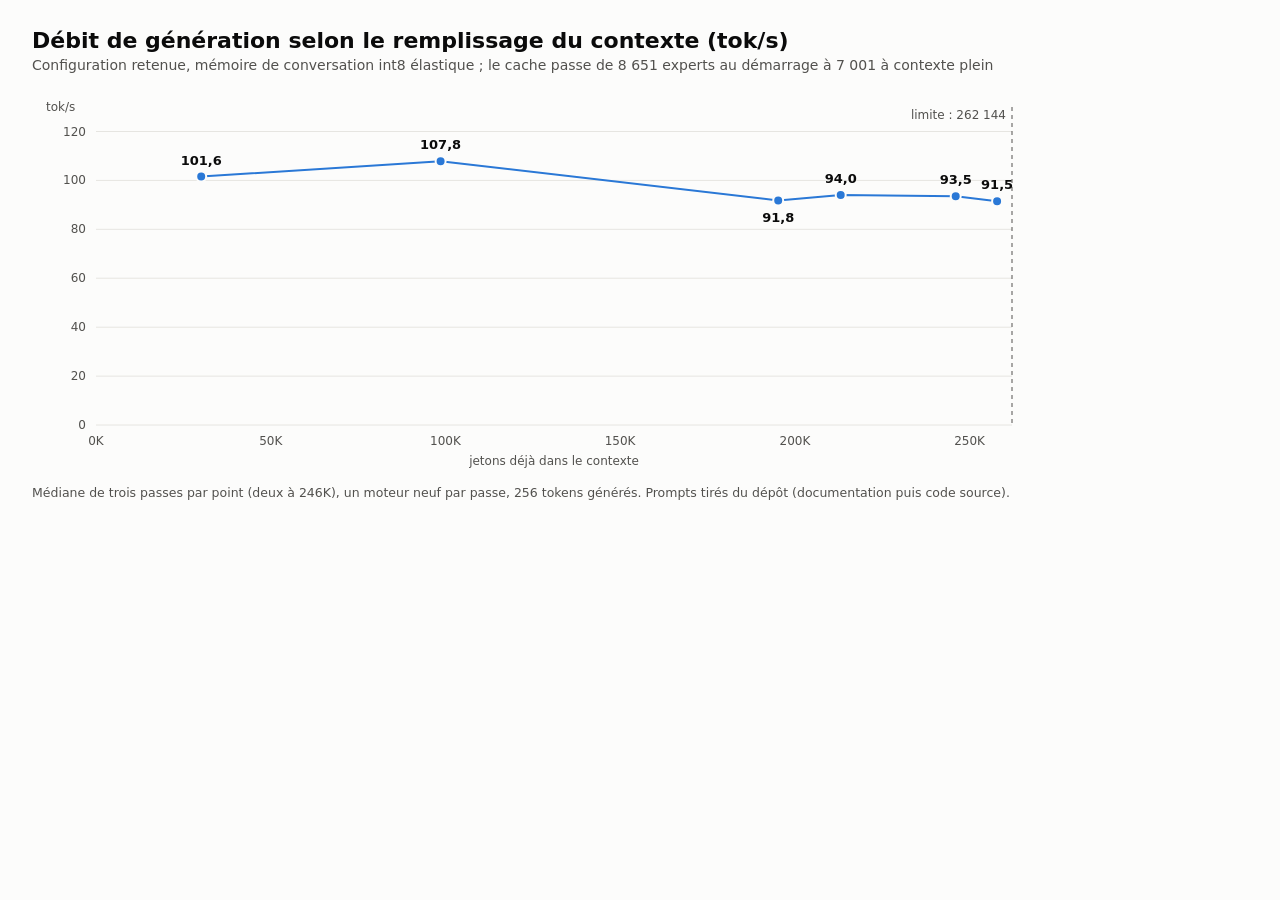
<file: docs/img/long_context.fr.html>
<!doctype html><meta charset=utf-8><title>Débit de génération selon le remplissage du contexte (tok/s)</title><style>body{margin:0;background:#fcfcfb;font-family:system-ui,-apple-system,'Segoe UI',sans-serif;color:#0b0b0b}
.wrap{padding:28px 32px}h1{font-size:22px;margin:0 0 4px;font-weight:650}p.sub{margin:0 0 18px;color:#52514e;font-size:14px}
text{font-family:system-ui,-apple-system,'Segoe UI',sans-serif}.note{color:#52514e;font-size:12.5px;margin-top:10px}</style><div class=wrap style='width:1040px'><h1>Débit de génération selon le remplissage du contexte (tok/s)</h1><p class=sub>Configuration retenue, mémoire de conversation int8 élastique ; le cache passe de 8 651 experts au démarrage à 7 001 à contexte plein</p><svg width=1040 height=380 xmlns='http://www.w3.org/2000/svg'><line x1=64 y1=334.0 x2=980 y2=334.0 stroke='#e6e5e1' stroke-width=1 /><text x=54 y=338.0 font-size=12 fill='#52514e' text-anchor=end>0</text><line x1=64 y1=285.1 x2=980 y2=285.1 stroke='#e6e5e1' stroke-width=1 /><text x=54 y=289.1 font-size=12 fill='#52514e' text-anchor=end>20</text><line x1=64 y1=236.2 x2=980 y2=236.2 stroke='#e6e5e1' stroke-width=1 /><text x=54 y=240.2 font-size=12 fill='#52514e' text-anchor=end>40</text><line x1=64 y1=187.2 x2=980 y2=187.2 stroke='#e6e5e1' stroke-width=1 /><text x=54 y=191.2 font-size=12 fill='#52514e' text-anchor=end>60</text><line x1=64 y1=138.3 x2=980 y2=138.3 stroke='#e6e5e1' stroke-width=1 /><text x=54 y=142.3 font-size=12 fill='#52514e' text-anchor=end>80</text><line x1=64 y1=89.4 x2=980 y2=89.4 stroke='#e6e5e1' stroke-width=1 /><text x=54 y=93.4 font-size=12 fill='#52514e' text-anchor=end>100</text><line x1=64 y1=40.5 x2=980 y2=40.5 stroke='#e6e5e1' stroke-width=1 /><text x=54 y=44.5 font-size=12 fill='#52514e' text-anchor=end>120</text><text x=64.0 y=354 font-size=12 fill='#52514e' text-anchor=middle>0K</text><text x=238.7 y=354 font-size=12 fill='#52514e' text-anchor=middle>50K</text><text x=413.4 y=354 font-size=12 fill='#52514e' text-anchor=middle>100K</text><text x=588.1 y=354 font-size=12 fill='#52514e' text-anchor=middle>150K</text><text x=762.9 y=354 font-size=12 fill='#52514e' text-anchor=middle>200K</text><text x=937.6 y=354 font-size=12 fill='#52514e' text-anchor=middle>250K</text><line x1=980.0 y1=16 x2=980.0 y2=334 stroke='#52514e' stroke-width=1 stroke-dasharray='4 4'/><text x=974.0 y=28 font-size=12 fill='#52514e' text-anchor=end>limite : 262 144</text><polyline fill=none stroke='#2a78d6' stroke-width=2 stroke-linejoin=round points='169.2,85.5 408.6,70.3 746.2,109.4 808.7,104.1 923.7,105.3 965.1,110.2'/><circle cx=169.2 cy=85.5 r=5 fill='#2a78d6' stroke='#fcfcfb' stroke-width=2 /><text x=169.2 y=73.5 font-size=13 font-weight=650 fill='#0b0b0b' text-anchor=middle>101,6</text><circle cx=408.6 cy=70.3 r=5 fill='#2a78d6' stroke='#fcfcfb' stroke-width=2 /><text x=408.6 y=58.3 font-size=13 font-weight=650 fill='#0b0b0b' text-anchor=middle>107,8</text><circle cx=746.2 cy=109.4 r=5 fill='#2a78d6' stroke='#fcfcfb' stroke-width=2 /><text x=746.2 y=131.4 font-size=13 font-weight=650 fill='#0b0b0b' text-anchor=middle>91,8</text><circle cx=808.7 cy=104.1 r=5 fill='#2a78d6' stroke='#fcfcfb' stroke-width=2 /><text x=808.7 y=92.1 font-size=13 font-weight=650 fill='#0b0b0b' text-anchor=middle>94,0</text><circle cx=923.7 cy=105.3 r=5 fill='#2a78d6' stroke='#fcfcfb' stroke-width=2 /><text x=923.7 y=93.3 font-size=13 font-weight=650 fill='#0b0b0b' text-anchor=middle>93,5</text><circle cx=965.1 cy=110.2 r=5 fill='#2a78d6' stroke='#fcfcfb' stroke-width=2 /><text x=965.1 y=98.2 font-size=13 font-weight=650 fill='#0b0b0b' text-anchor=middle>91,5</text><text x=522.0 y=374 font-size=12 fill='#52514e' text-anchor=middle>jetons déjà dans le contexte</text><text x=14 y=20 font-size=12 fill='#52514e'>tok/s</text></svg><p class=note>Médiane de trois passes par point (deux à 246K), un moteur neuf par passe, 256 tokens générés. Prompts tirés du dépôt (documentation puis code source).</p></div>
</file>
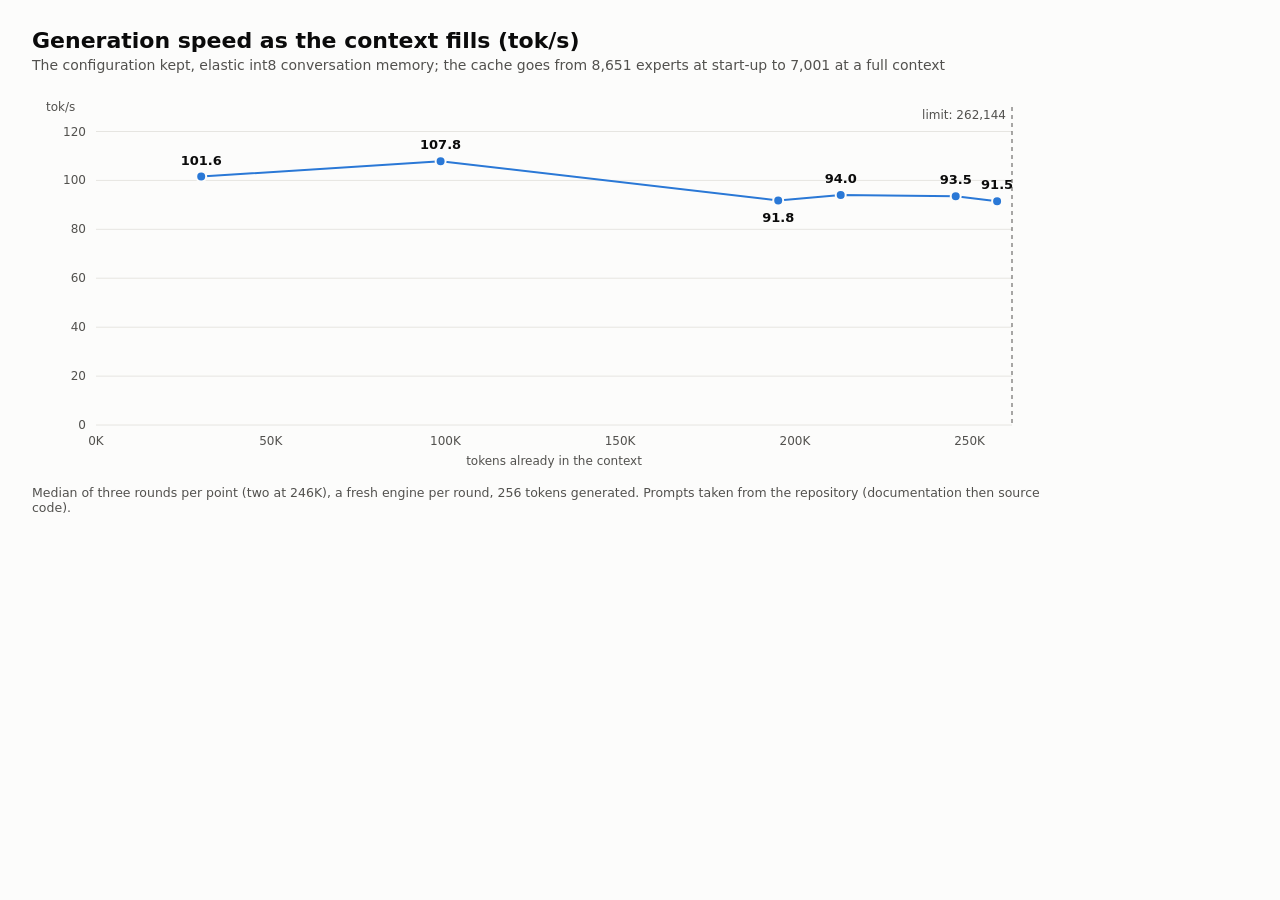
<file: docs/img/long_context.html>
<!doctype html><meta charset=utf-8><title>Generation speed as the context fills (tok/s)</title><style>body{margin:0;background:#fcfcfb;font-family:system-ui,-apple-system,'Segoe UI',sans-serif;color:#0b0b0b}
.wrap{padding:28px 32px}h1{font-size:22px;margin:0 0 4px;font-weight:650}p.sub{margin:0 0 18px;color:#52514e;font-size:14px}
text{font-family:system-ui,-apple-system,'Segoe UI',sans-serif}.note{color:#52514e;font-size:12.5px;margin-top:10px}</style><div class=wrap style='width:1040px'><h1>Generation speed as the context fills (tok/s)</h1><p class=sub>The configuration kept, elastic int8 conversation memory; the cache goes from 8,651 experts at start-up to 7,001 at a full context</p><svg width=1040 height=380 xmlns='http://www.w3.org/2000/svg'><line x1=64 y1=334.0 x2=980 y2=334.0 stroke='#e6e5e1' stroke-width=1 /><text x=54 y=338.0 font-size=12 fill='#52514e' text-anchor=end>0</text><line x1=64 y1=285.1 x2=980 y2=285.1 stroke='#e6e5e1' stroke-width=1 /><text x=54 y=289.1 font-size=12 fill='#52514e' text-anchor=end>20</text><line x1=64 y1=236.2 x2=980 y2=236.2 stroke='#e6e5e1' stroke-width=1 /><text x=54 y=240.2 font-size=12 fill='#52514e' text-anchor=end>40</text><line x1=64 y1=187.2 x2=980 y2=187.2 stroke='#e6e5e1' stroke-width=1 /><text x=54 y=191.2 font-size=12 fill='#52514e' text-anchor=end>60</text><line x1=64 y1=138.3 x2=980 y2=138.3 stroke='#e6e5e1' stroke-width=1 /><text x=54 y=142.3 font-size=12 fill='#52514e' text-anchor=end>80</text><line x1=64 y1=89.4 x2=980 y2=89.4 stroke='#e6e5e1' stroke-width=1 /><text x=54 y=93.4 font-size=12 fill='#52514e' text-anchor=end>100</text><line x1=64 y1=40.5 x2=980 y2=40.5 stroke='#e6e5e1' stroke-width=1 /><text x=54 y=44.5 font-size=12 fill='#52514e' text-anchor=end>120</text><text x=64.0 y=354 font-size=12 fill='#52514e' text-anchor=middle>0K</text><text x=238.7 y=354 font-size=12 fill='#52514e' text-anchor=middle>50K</text><text x=413.4 y=354 font-size=12 fill='#52514e' text-anchor=middle>100K</text><text x=588.1 y=354 font-size=12 fill='#52514e' text-anchor=middle>150K</text><text x=762.9 y=354 font-size=12 fill='#52514e' text-anchor=middle>200K</text><text x=937.6 y=354 font-size=12 fill='#52514e' text-anchor=middle>250K</text><line x1=980.0 y1=16 x2=980.0 y2=334 stroke='#52514e' stroke-width=1 stroke-dasharray='4 4'/><text x=974.0 y=28 font-size=12 fill='#52514e' text-anchor=end>limit: 262,144</text><polyline fill=none stroke='#2a78d6' stroke-width=2 stroke-linejoin=round points='169.2,85.5 408.6,70.3 746.2,109.4 808.7,104.1 923.7,105.3 965.1,110.2'/><circle cx=169.2 cy=85.5 r=5 fill='#2a78d6' stroke='#fcfcfb' stroke-width=2 /><text x=169.2 y=73.5 font-size=13 font-weight=650 fill='#0b0b0b' text-anchor=middle>101.6</text><circle cx=408.6 cy=70.3 r=5 fill='#2a78d6' stroke='#fcfcfb' stroke-width=2 /><text x=408.6 y=58.3 font-size=13 font-weight=650 fill='#0b0b0b' text-anchor=middle>107.8</text><circle cx=746.2 cy=109.4 r=5 fill='#2a78d6' stroke='#fcfcfb' stroke-width=2 /><text x=746.2 y=131.4 font-size=13 font-weight=650 fill='#0b0b0b' text-anchor=middle>91.8</text><circle cx=808.7 cy=104.1 r=5 fill='#2a78d6' stroke='#fcfcfb' stroke-width=2 /><text x=808.7 y=92.1 font-size=13 font-weight=650 fill='#0b0b0b' text-anchor=middle>94.0</text><circle cx=923.7 cy=105.3 r=5 fill='#2a78d6' stroke='#fcfcfb' stroke-width=2 /><text x=923.7 y=93.3 font-size=13 font-weight=650 fill='#0b0b0b' text-anchor=middle>93.5</text><circle cx=965.1 cy=110.2 r=5 fill='#2a78d6' stroke='#fcfcfb' stroke-width=2 /><text x=965.1 y=98.2 font-size=13 font-weight=650 fill='#0b0b0b' text-anchor=middle>91.5</text><text x=522.0 y=374 font-size=12 fill='#52514e' text-anchor=middle>tokens already in the context</text><text x=14 y=20 font-size=12 fill='#52514e'>tok/s</text></svg><p class=note>Median of three rounds per point (two at 246K), a fresh engine per round, 256 tokens generated. Prompts taken from the repository (documentation then source code).</p></div>
</file>
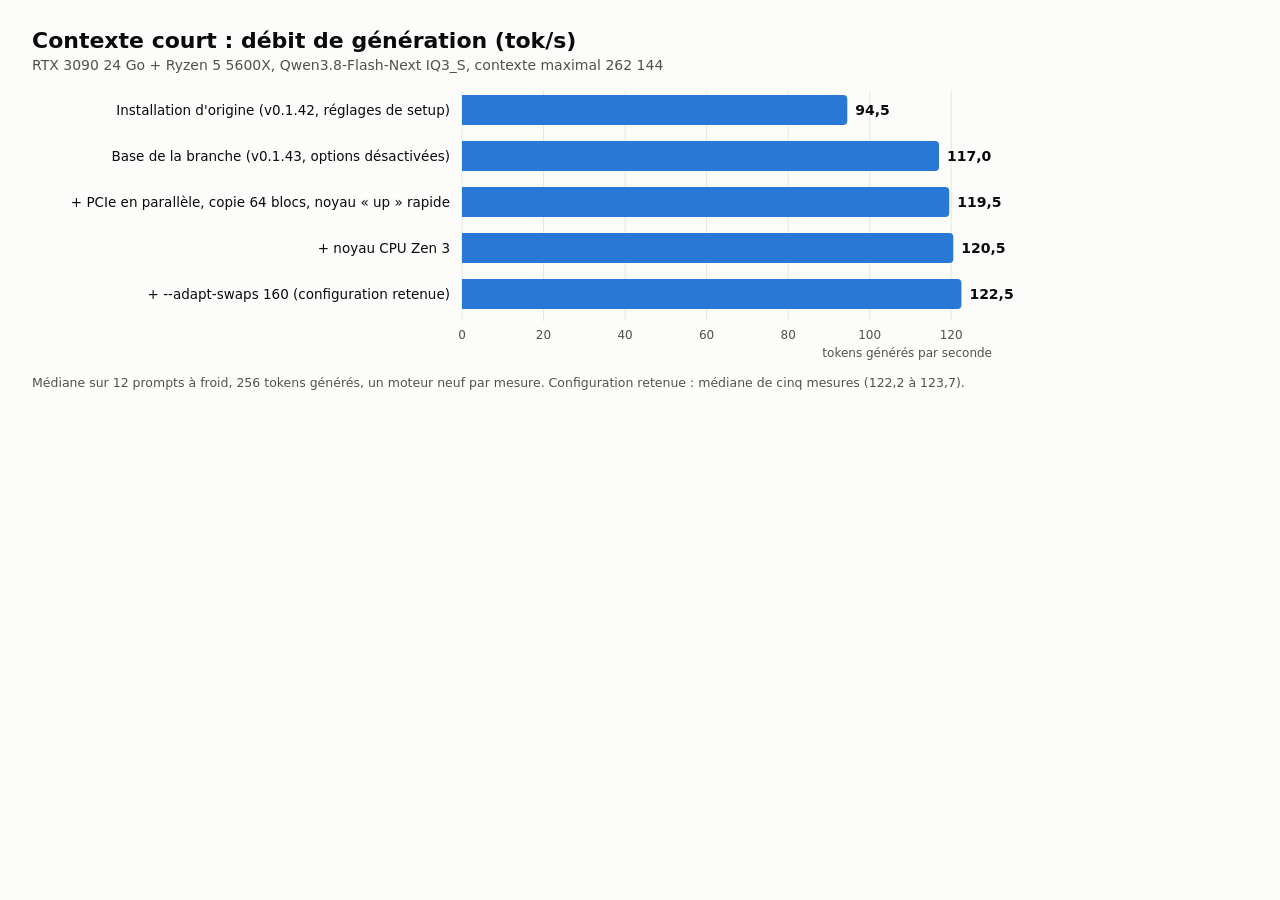
<file: docs/img/short_context.fr.html>
<!doctype html><meta charset=utf-8><title>Contexte court : débit de génération (tok/s)</title><style>body{margin:0;background:#fcfcfb;font-family:system-ui,-apple-system,'Segoe UI',sans-serif;color:#0b0b0b}
.wrap{padding:28px 32px}h1{font-size:22px;margin:0 0 4px;font-weight:650}p.sub{margin:0 0 18px;color:#52514e;font-size:14px}
text{font-family:system-ui,-apple-system,'Segoe UI',sans-serif}.note{color:#52514e;font-size:12.5px;margin-top:10px}</style><div class=wrap style='width:1040px'><h1>Contexte court : débit de génération (tok/s)</h1><p class=sub>RTX 3090 24 Go + Ryzen 5 5600X, Qwen3.8-Flash-Next IQ3_S, contexte maximal 262 144</p><svg width=1040 height=270 xmlns='http://www.w3.org/2000/svg'><line x1=430.0 y1=0 x2=430.0 y2=230 stroke='#e6e5e1' stroke-width=1 /><text x=430.0 y=248 font-size=12 fill='#52514e' text-anchor=middle>0</text><line x1=511.5 y1=0 x2=511.5 y2=230 stroke='#e6e5e1' stroke-width=1 /><text x=511.5 y=248 font-size=12 fill='#52514e' text-anchor=middle>20</text><line x1=593.1 y1=0 x2=593.1 y2=230 stroke='#e6e5e1' stroke-width=1 /><text x=593.1 y=248 font-size=12 fill='#52514e' text-anchor=middle>40</text><line x1=674.6 y1=0 x2=674.6 y2=230 stroke='#e6e5e1' stroke-width=1 /><text x=674.6 y=248 font-size=12 fill='#52514e' text-anchor=middle>60</text><line x1=756.2 y1=0 x2=756.2 y2=230 stroke='#e6e5e1' stroke-width=1 /><text x=756.2 y=248 font-size=12 fill='#52514e' text-anchor=middle>80</text><line x1=837.7 y1=0 x2=837.7 y2=230 stroke='#e6e5e1' stroke-width=1 /><text x=837.7 y=248 font-size=12 fill='#52514e' text-anchor=middle>100</text><line x1=919.2 y1=0 x2=919.2 y2=230 stroke='#e6e5e1' stroke-width=1 /><text x=919.2 y=248 font-size=12 fill='#52514e' text-anchor=middle>120</text><text x=418 y=24.0 font-size=13.5 fill='#0b0b0b' text-anchor=end>Installation d&#x27;origine (v0.1.42, réglages de setup)</text><path d='M430 4 h381.3 a4 4 0 0 1 4 4 v22 a4 4 0 0 1 -4 4 h-381.3 z' fill='#2a78d6'/><text x=823.3 y=24.0 font-size=14 font-weight=650 fill='#0b0b0b'>94,5</text><text x=418 y=70.0 font-size=13.5 fill='#0b0b0b' text-anchor=end>Base de la branche (v0.1.43, options désactivées)</text><path d='M430 50 h473.0 a4 4 0 0 1 4 4 v22 a4 4 0 0 1 -4 4 h-473.0 z' fill='#2a78d6'/><text x=915.0 y=70.0 font-size=14 font-weight=650 fill='#0b0b0b'>117,0</text><text x=418 y=116.0 font-size=13.5 fill='#0b0b0b' text-anchor=end>+ PCIe en parallèle, copie 64 blocs, noyau « up » rapide</text><path d='M430 96 h483.2 a4 4 0 0 1 4 4 v22 a4 4 0 0 1 -4 4 h-483.2 z' fill='#2a78d6'/><text x=925.2 y=116.0 font-size=14 font-weight=650 fill='#0b0b0b'>119,5</text><text x=418 y=162.0 font-size=13.5 fill='#0b0b0b' text-anchor=end>+ noyau CPU Zen 3</text><path d='M430 142 h487.3 a4 4 0 0 1 4 4 v22 a4 4 0 0 1 -4 4 h-487.3 z' fill='#2a78d6'/><text x=929.3 y=162.0 font-size=14 font-weight=650 fill='#0b0b0b'>120,5</text><text x=418 y=208.0 font-size=13.5 fill='#0b0b0b' text-anchor=end>+ --adapt-swaps 160 (configuration retenue)</text><path d='M430 188 h495.4 a4 4 0 0 1 4 4 v22 a4 4 0 0 1 -4 4 h-495.4 z' fill='#2a78d6'/><text x=937.4 y=208.0 font-size=14 font-weight=650 fill='#0b0b0b'>122,5</text><text x=960 y=266 font-size=12 fill='#52514e' text-anchor=end>tokens générés par seconde</text></svg><p class=note>Médiane sur 12 prompts à froid, 256 tokens générés, un moteur neuf par mesure. Configuration retenue : médiane de cinq mesures (122,2 à 123,7).</p></div>
</file>
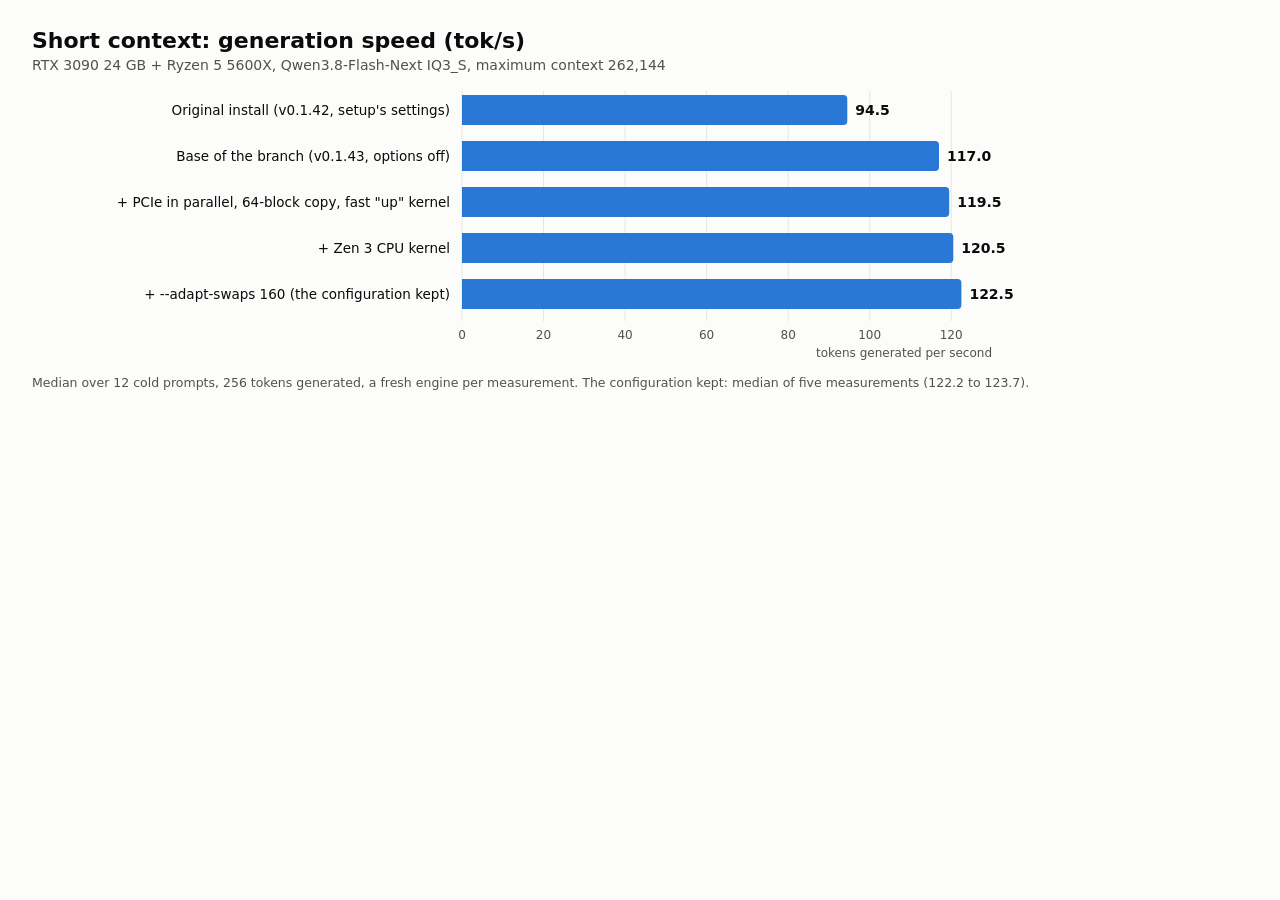
<file: docs/img/short_context.html>
<!doctype html><meta charset=utf-8><title>Short context: generation speed (tok/s)</title><style>body{margin:0;background:#fcfcfb;font-family:system-ui,-apple-system,'Segoe UI',sans-serif;color:#0b0b0b}
.wrap{padding:28px 32px}h1{font-size:22px;margin:0 0 4px;font-weight:650}p.sub{margin:0 0 18px;color:#52514e;font-size:14px}
text{font-family:system-ui,-apple-system,'Segoe UI',sans-serif}.note{color:#52514e;font-size:12.5px;margin-top:10px}</style><div class=wrap style='width:1040px'><h1>Short context: generation speed (tok/s)</h1><p class=sub>RTX 3090 24 GB + Ryzen 5 5600X, Qwen3.8-Flash-Next IQ3_S, maximum context 262,144</p><svg width=1040 height=270 xmlns='http://www.w3.org/2000/svg'><line x1=430.0 y1=0 x2=430.0 y2=230 stroke='#e6e5e1' stroke-width=1 /><text x=430.0 y=248 font-size=12 fill='#52514e' text-anchor=middle>0</text><line x1=511.5 y1=0 x2=511.5 y2=230 stroke='#e6e5e1' stroke-width=1 /><text x=511.5 y=248 font-size=12 fill='#52514e' text-anchor=middle>20</text><line x1=593.1 y1=0 x2=593.1 y2=230 stroke='#e6e5e1' stroke-width=1 /><text x=593.1 y=248 font-size=12 fill='#52514e' text-anchor=middle>40</text><line x1=674.6 y1=0 x2=674.6 y2=230 stroke='#e6e5e1' stroke-width=1 /><text x=674.6 y=248 font-size=12 fill='#52514e' text-anchor=middle>60</text><line x1=756.2 y1=0 x2=756.2 y2=230 stroke='#e6e5e1' stroke-width=1 /><text x=756.2 y=248 font-size=12 fill='#52514e' text-anchor=middle>80</text><line x1=837.7 y1=0 x2=837.7 y2=230 stroke='#e6e5e1' stroke-width=1 /><text x=837.7 y=248 font-size=12 fill='#52514e' text-anchor=middle>100</text><line x1=919.2 y1=0 x2=919.2 y2=230 stroke='#e6e5e1' stroke-width=1 /><text x=919.2 y=248 font-size=12 fill='#52514e' text-anchor=middle>120</text><text x=418 y=24.0 font-size=13.5 fill='#0b0b0b' text-anchor=end>Original install (v0.1.42, setup&#x27;s settings)</text><path d='M430 4 h381.3 a4 4 0 0 1 4 4 v22 a4 4 0 0 1 -4 4 h-381.3 z' fill='#2a78d6'/><text x=823.3 y=24.0 font-size=14 font-weight=650 fill='#0b0b0b'>94.5</text><text x=418 y=70.0 font-size=13.5 fill='#0b0b0b' text-anchor=end>Base of the branch (v0.1.43, options off)</text><path d='M430 50 h473.0 a4 4 0 0 1 4 4 v22 a4 4 0 0 1 -4 4 h-473.0 z' fill='#2a78d6'/><text x=915.0 y=70.0 font-size=14 font-weight=650 fill='#0b0b0b'>117.0</text><text x=418 y=116.0 font-size=13.5 fill='#0b0b0b' text-anchor=end>+ PCIe in parallel, 64-block copy, fast &quot;up&quot; kernel</text><path d='M430 96 h483.2 a4 4 0 0 1 4 4 v22 a4 4 0 0 1 -4 4 h-483.2 z' fill='#2a78d6'/><text x=925.2 y=116.0 font-size=14 font-weight=650 fill='#0b0b0b'>119.5</text><text x=418 y=162.0 font-size=13.5 fill='#0b0b0b' text-anchor=end>+ Zen 3 CPU kernel</text><path d='M430 142 h487.3 a4 4 0 0 1 4 4 v22 a4 4 0 0 1 -4 4 h-487.3 z' fill='#2a78d6'/><text x=929.3 y=162.0 font-size=14 font-weight=650 fill='#0b0b0b'>120.5</text><text x=418 y=208.0 font-size=13.5 fill='#0b0b0b' text-anchor=end>+ --adapt-swaps 160 (the configuration kept)</text><path d='M430 188 h495.4 a4 4 0 0 1 4 4 v22 a4 4 0 0 1 -4 4 h-495.4 z' fill='#2a78d6'/><text x=937.4 y=208.0 font-size=14 font-weight=650 fill='#0b0b0b'>122.5</text><text x=960 y=266 font-size=12 fill='#52514e' text-anchor=end>tokens generated per second</text></svg><p class=note>Median over 12 cold prompts, 256 tokens generated, a fresh engine per measurement. The configuration kept: median of five measurements (122.2 to 123.7).</p></div>
</file>
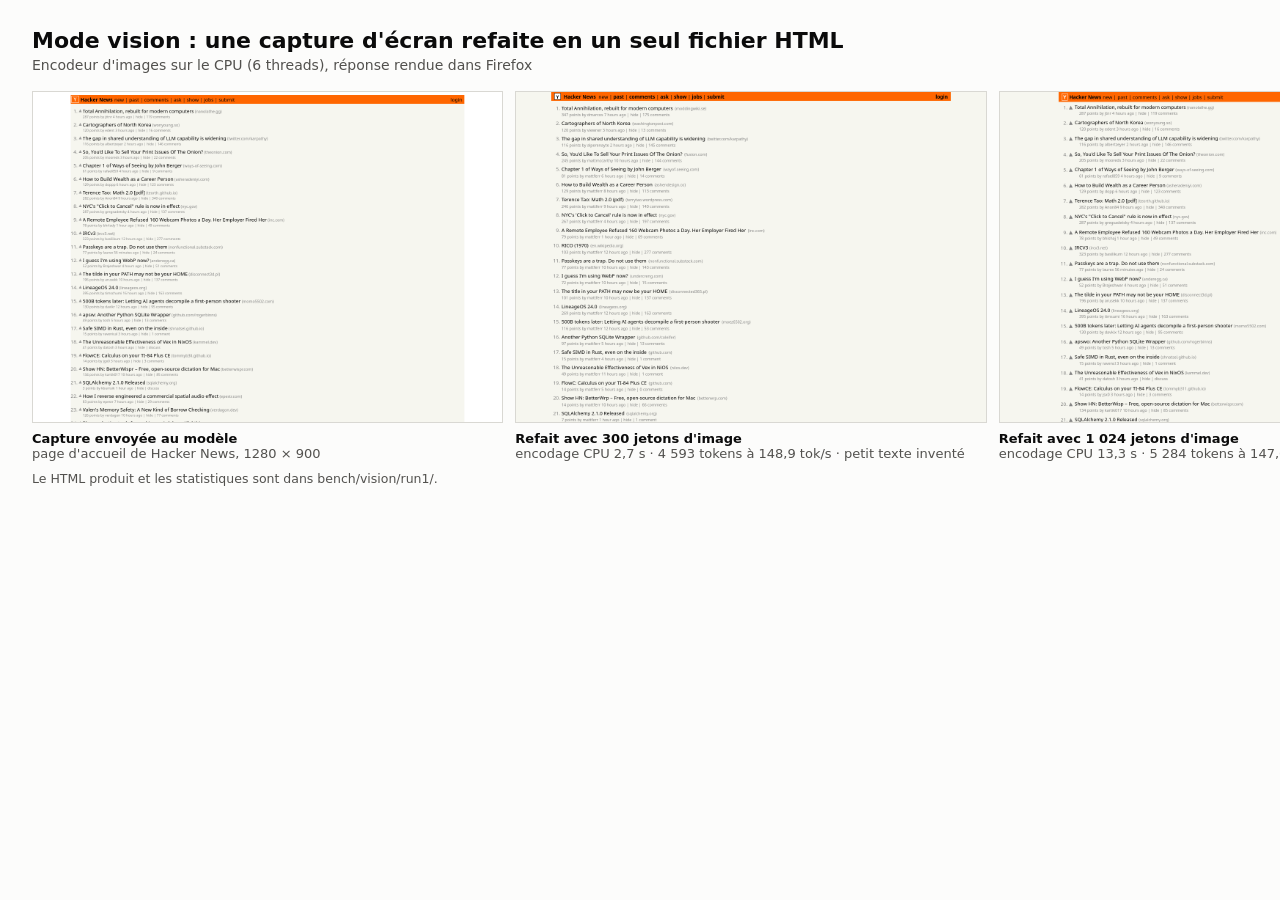
<file: docs/img/vision.fr.html>
<!doctype html><meta charset=utf-8><title>Mode vision : une capture d&#x27;écran refaite en un seul fichier HTML</title><style>body{margin:0;background:#fcfcfb;font-family:system-ui,-apple-system,'Segoe UI',sans-serif;color:#0b0b0b}
.wrap{padding:28px 32px}h1{font-size:22px;margin:0 0 4px;font-weight:650}p.sub{margin:0 0 18px;color:#52514e;font-size:14px}
text{font-family:system-ui,-apple-system,'Segoe UI',sans-serif}.note{color:#52514e;font-size:12.5px;margin-top:10px}</style><div class=wrap style='width:1436px'><h1>Mode vision : une capture d'écran refaite en un seul fichier HTML</h1><p class=sub>Encodeur d'images sur le CPU (6 threads), réponse rendue dans Firefox</p><div style='display:flex;gap:14px'><figure style='margin:0;flex:1'><img src='../../bench/vision/site_hn.png' style='width:100%;border:1px solid #d9d8d3;display:block'><figcaption style='font-size:13px;margin-top:8px'><b>Capture envoyée au modèle</b><br><span style='color:#52514e'>page d'accueil de Hacker News, 1280 × 900</span></figcaption></figure><figure style='margin:0;flex:1'><img src='../../bench/vision/run1/hn_300.png' style='width:100%;border:1px solid #d9d8d3;display:block'><figcaption style='font-size:13px;margin-top:8px'><b>Refait avec 300 jetons d'image</b><br><span style='color:#52514e'>encodage CPU 2,7 s · 4 593 tokens à 148,9 tok/s · petit texte inventé</span></figcaption></figure><figure style='margin:0;flex:1'><img src='../../bench/vision/run1/hn_1024.png' style='width:100%;border:1px solid #d9d8d3;display:block'><figcaption style='font-size:13px;margin-top:8px'><b>Refait avec 1 024 jetons d'image</b><br><span style='color:#52514e'>encodage CPU 13,3 s · 5 284 tokens à 147,6 tok/s · texte presque exact</span></figcaption></figure></div><p class=note>Le HTML produit et les statistiques sont dans bench/vision/run1/.</p></div>
</file>
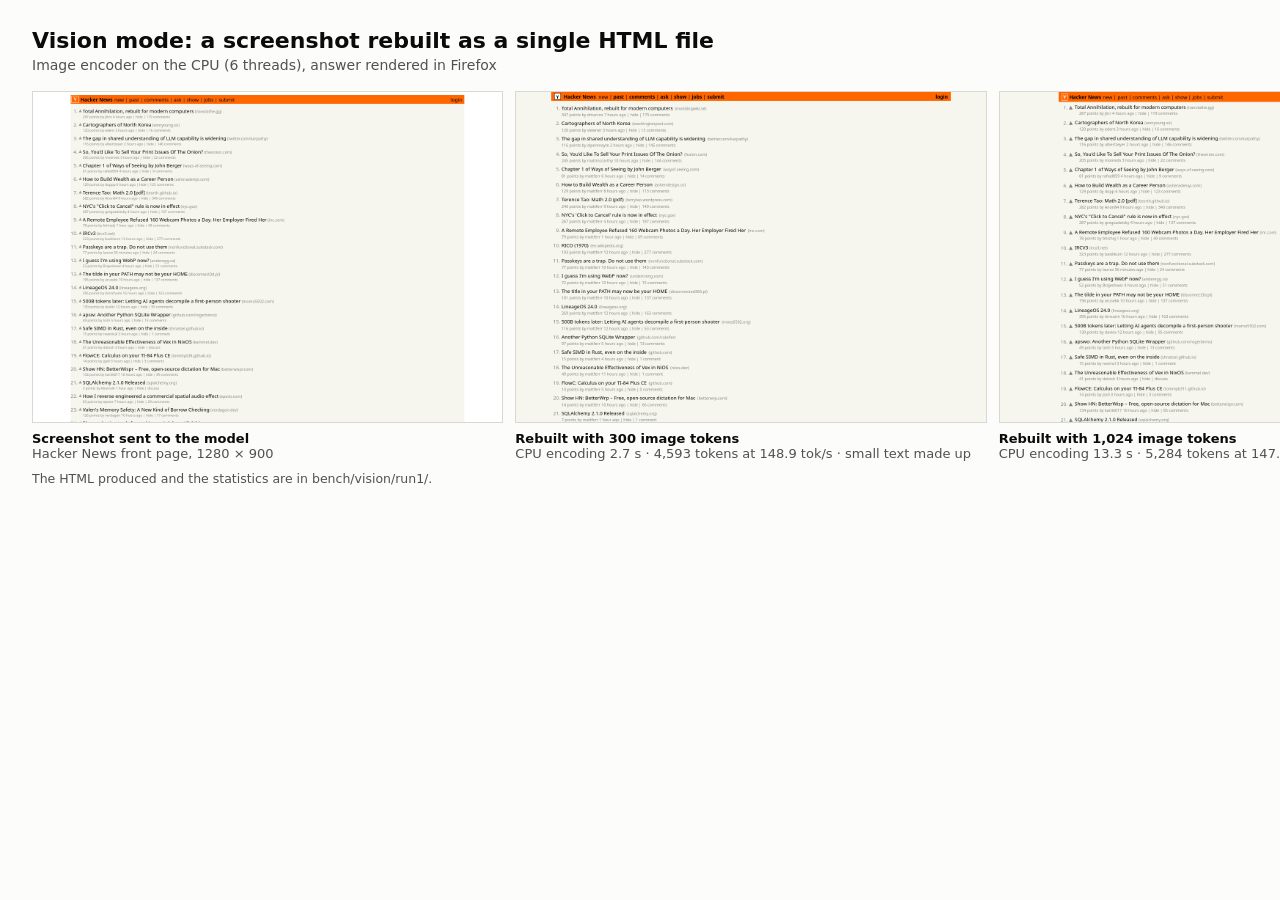
<file: docs/img/vision.html>
<!doctype html><meta charset=utf-8><title>Vision mode: a screenshot rebuilt as a single HTML file</title><style>body{margin:0;background:#fcfcfb;font-family:system-ui,-apple-system,'Segoe UI',sans-serif;color:#0b0b0b}
.wrap{padding:28px 32px}h1{font-size:22px;margin:0 0 4px;font-weight:650}p.sub{margin:0 0 18px;color:#52514e;font-size:14px}
text{font-family:system-ui,-apple-system,'Segoe UI',sans-serif}.note{color:#52514e;font-size:12.5px;margin-top:10px}</style><div class=wrap style='width:1436px'><h1>Vision mode: a screenshot rebuilt as a single HTML file</h1><p class=sub>Image encoder on the CPU (6 threads), answer rendered in Firefox</p><div style='display:flex;gap:14px'><figure style='margin:0;flex:1'><img src='../../bench/vision/site_hn.png' style='width:100%;border:1px solid #d9d8d3;display:block'><figcaption style='font-size:13px;margin-top:8px'><b>Screenshot sent to the model</b><br><span style='color:#52514e'>Hacker News front page, 1280 × 900</span></figcaption></figure><figure style='margin:0;flex:1'><img src='../../bench/vision/run1/hn_300.png' style='width:100%;border:1px solid #d9d8d3;display:block'><figcaption style='font-size:13px;margin-top:8px'><b>Rebuilt with 300 image tokens</b><br><span style='color:#52514e'>CPU encoding 2.7 s · 4,593 tokens at 148.9 tok/s · small text made up</span></figcaption></figure><figure style='margin:0;flex:1'><img src='../../bench/vision/run1/hn_1024.png' style='width:100%;border:1px solid #d9d8d3;display:block'><figcaption style='font-size:13px;margin-top:8px'><b>Rebuilt with 1,024 image tokens</b><br><span style='color:#52514e'>CPU encoding 13.3 s · 5,284 tokens at 147.6 tok/s · text almost exact</span></figcaption></figure></div><p class=note>The HTML produced and the statistics are in bench/vision/run1/.</p></div>
</file>
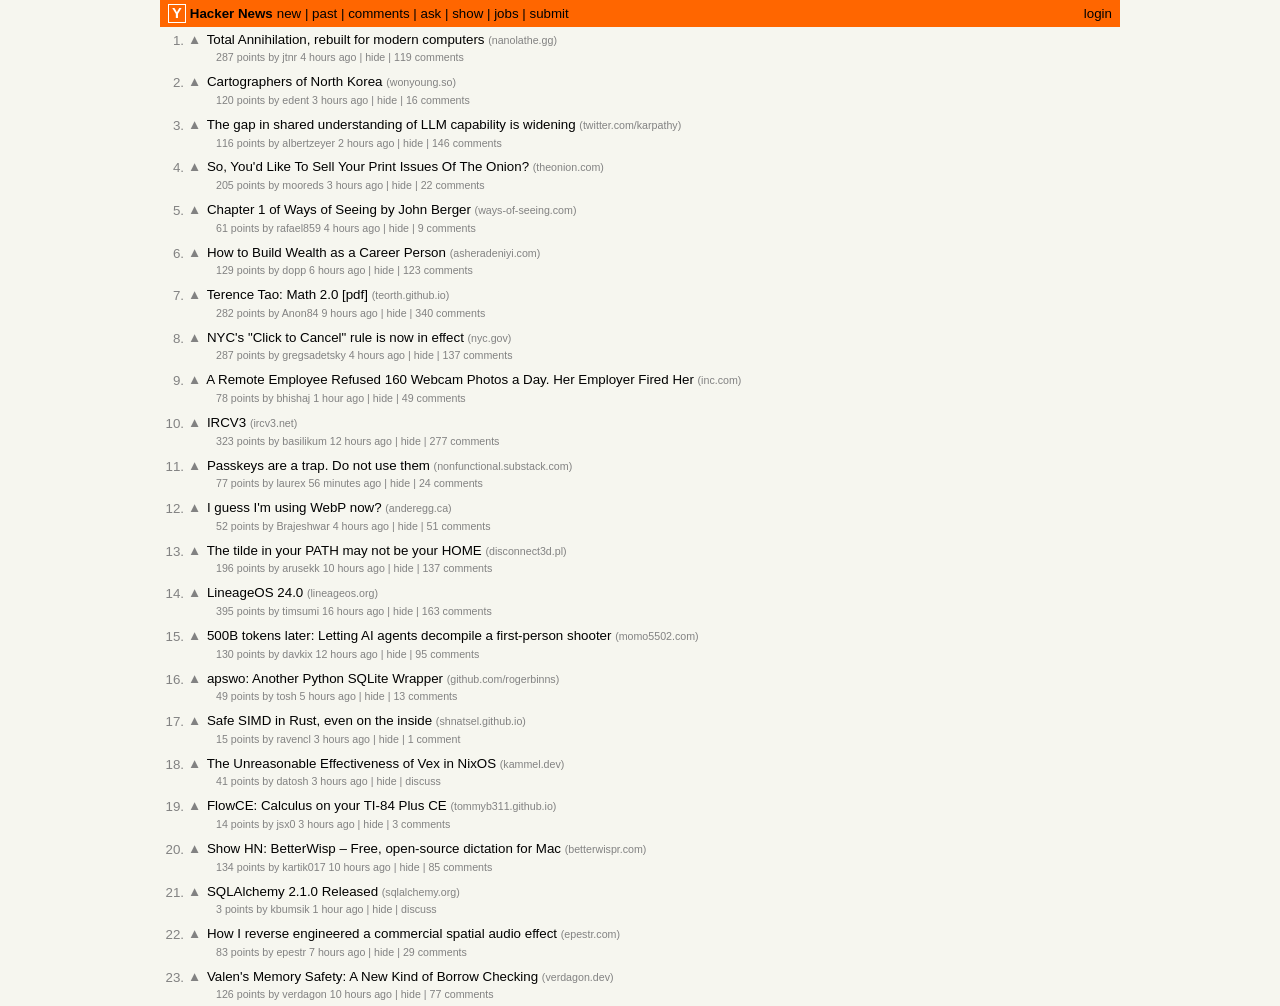
<file: bench/vision/run1/hn_1024.html>
<!DOCTYPE html>
<html lang="en">
<head>
<meta charset="UTF-8">
<meta name="viewport" content="width=device-width, initial-scale=1.0">
<title>Hacker News</title>
<style>
  * {
    margin: 0;
    padding: 0;
    box-sizing: border-box;
  }
  body {
    background-color: #f6f6ef;
    font-family: Verdana, Geneva, sans-serif;
    font-size: 10pt;
    color: #000;
  }
  .page-wrapper {
    max-width: 960px;
    margin: 0 auto;
    background-color: #f6f6ef;
  }
  .topbar {
    background-color: #ff6600;
    padding: 4px 8px;
    display: flex;
    align-items: center;
    justify-content: space-between;
  }
  .topbar-left {
    display: flex;
    align-items: center;
    gap: 4px;
  }
  .ycombinator {
    display: inline-block;
    border: 1px solid #fff;
    padding: 1px 3px;
    font-size: 11pt;
    font-weight: bold;
    color: #fff;
    line-height: 1;
  }
  .topbar a {
    color: #000;
    text-decoration: none;
    font-size: 10pt;
  }
  .topbar a:hover {
    text-decoration: underline;
  }
  .topbar .site-name {
    font-weight: bold;
    font-size: 10pt;
  }
  .topbar .nav-links a {
    color: #000;
    font-size: 10pt;
  }
  .topbar .nav-links span {
    color: #000;
    font-size: 10pt;
  }
  .topbar-right a {
    color: #000;
    text-decoration: none;
    font-size: 10pt;
  }
  .topbar-right a:hover {
    text-decoration: underline;
  }
  .story-list {
    padding: 0;
    list-style: none;
  }
  .story-item {
    padding: 4px 0 4px 0;
    display: flex;
    align-items: flex-start;
    line-height: 1.4;
  }
  .story-rank {
    color: #828282;
    font-size: 10pt;
    min-width: 28px;
    text-align: right;
    padding-right: 4px;
    padding-top: 1px;
  }
  .story-content {
    flex: 1;
  }
  .story-title-line {
    font-size: 10pt;
  }
  .story-title-line a {
    color: #000;
    text-decoration: none;
  }
  .story-title-line a:hover {
    text-decoration: underline;
  }
  .upvote {
    color: #828282;
    font-size: 10pt;
    margin-right: 2px;
  }
  .story-domain {
    color: #828282;
    font-size: 8pt;
  }
  .story-meta {
    color: #828282;
    font-size: 8pt;
    padding-left: 28px;
    margin-top: 1px;
  }
  .story-meta a {
    color: #828282;
    text-decoration: none;
  }
  .story-meta a:hover {
    text-decoration: underline;
  }
  .story-meta .hide-link {
    color: #828282;
  }
</style>
</head>
<body>
<div class="page-wrapper">
  <div class="topbar">
    <div class="topbar-left">
      <span class="ycombinator">Y</span>
      <span class="site-name"><a href="#">Hacker News</a></span>
      <span class="nav-links">
        <a href="#">new</a> <span>|</span>
        <a href="#">past</a> <span>|</span>
        <a href="#">comments</a> <span>|</span>
        <a href="#">ask</a> <span>|</span>
        <a href="#">show</a> <span>|</span>
        <a href="#">jobs</a> <span>|</span>
        <a href="#">submit</a>
      </span>
    </div>
    <div class="topbar-right">
      <a href="#">login</a>
    </div>
  </div>

  <ol class="story-list">
    <li class="story-item">
      <span class="story-rank">1.</span>
      <div class="story-content">
        <div class="story-title-line">
          <span class="upvote">▲</span>
          <a href="#">Total Annihilation, rebuilt for modern computers</a>
          <span class="story-domain">(nanolathe.gg)</span>
        </div>
        <div class="story-meta">
          287 points by <a href="#">jtnr</a> 4 hours ago <span>|</span> <a href="#" class="hide-link">hide</a> <span>|</span> <a href="#">119 comments</a>
        </div>
      </div>
    </li>

    <li class="story-item">
      <span class="story-rank">2.</span>
      <div class="story-content">
        <div class="story-title-line">
          <span class="upvote">▲</span>
          <a href="#">Cartographers of North Korea</a>
          <span class="story-domain">(wonyoung.so)</span>
        </div>
        <div class="story-meta">
          120 points by <a href="#">edent</a> 3 hours ago <span>|</span> <a href="#" class="hide-link">hide</a> <span>|</span> <a href="#">16 comments</a>
        </div>
      </div>
    </li>

    <li class="story-item">
      <span class="story-rank">3.</span>
      <div class="story-content">
        <div class="story-title-line">
          <span class="upvote">▲</span>
          <a href="#">The gap in shared understanding of LLM capability is widening</a>
          <span class="story-domain">(twitter.com/karpathy)</span>
        </div>
        <div class="story-meta">
          116 points by <a href="#">albertzeyer</a> 2 hours ago <span>|</span> <a href="#" class="hide-link">hide</a> <span>|</span> <a href="#">146 comments</a>
        </div>
      </div>
    </li>

    <li class="story-item">
      <span class="story-rank">4.</span>
      <div class="story-content">
        <div class="story-title-line">
          <span class="upvote">▲</span>
          <a href="#">So, You'd Like To Sell Your Print Issues Of The Onion?</a>
          <span class="story-domain">(theonion.com)</span>
        </div>
        <div class="story-meta">
          205 points by <a href="#">mooreds</a> 3 hours ago <span>|</span> <a href="#" class="hide-link">hide</a> <span>|</span> <a href="#">22 comments</a>
        </div>
      </div>
    </li>

    <li class="story-item">
      <span class="story-rank">5.</span>
      <div class="story-content">
        <div class="story-title-line">
          <span class="upvote">▲</span>
          <a href="#">Chapter 1 of Ways of Seeing by John Berger</a>
          <span class="story-domain">(ways-of-seeing.com)</span>
        </div>
        <div class="story-meta">
          61 points by <a href="#">rafael859</a> 4 hours ago <span>|</span> <a href="#" class="hide-link">hide</a> <span>|</span> <a href="#">9 comments</a>
        </div>
      </div>
    </li>

    <li class="story-item">
      <span class="story-rank">6.</span>
      <div class="story-content">
        <div class="story-title-line">
          <span class="upvote">▲</span>
          <a href="#">How to Build Wealth as a Career Person</a>
          <span class="story-domain">(asheradeniyi.com)</span>
        </div>
        <div class="story-meta">
          129 points by <a href="#">dopp</a> 6 hours ago <span>|</span> <a href="#" class="hide-link">hide</a> <span>|</span> <a href="#">123 comments</a>
        </div>
      </div>
    </li>

    <li class="story-item">
      <span class="story-rank">7.</span>
      <div class="story-content">
        <div class="story-title-line">
          <span class="upvote">▲</span>
          <a href="#">Terence Tao: Math 2.0 [pdf]</a>
          <span class="story-domain">(teorth.github.io)</span>
        </div>
        <div class="story-meta">
          282 points by <a href="#">Anon84</a> 9 hours ago <span>|</span> <a href="#" class="hide-link">hide</a> <span>|</span> <a href="#">340 comments</a>
        </div>
      </div>
    </li>

    <li class="story-item">
      <span class="story-rank">8.</span>
      <div class="story-content">
        <div class="story-title-line">
          <span class="upvote">▲</span>
          <a href="#">NYC's "Click to Cancel" rule is now in effect</a>
          <span class="story-domain">(nyc.gov)</span>
        </div>
        <div class="story-meta">
          287 points by <a href="#">gregsadetsky</a> 4 hours ago <span>|</span> <a href="#" class="hide-link">hide</a> <span>|</span> <a href="#">137 comments</a>
        </div>
      </div>
    </li>

    <li class="story-item">
      <span class="story-rank">9.</span>
      <div class="story-content">
        <div class="story-title-line">
          <span class="upvote">▲</span>
          <a href="#">A Remote Employee Refused 160 Webcam Photos a Day. Her Employer Fired Her</a>
          <span class="story-domain">(inc.com)</span>
        </div>
        <div class="story-meta">
          78 points by <a href="#">bhishaj</a> 1 hour ago <span>|</span> <a href="#" class="hide-link">hide</a> <span>|</span> <a href="#">49 comments</a>
        </div>
      </div>
    </li>

    <li class="story-item">
      <span class="story-rank">10.</span>
      <div class="story-content">
        <div class="story-title-line">
          <span class="upvote">▲</span>
          <a href="#">IRCV3</a>
          <span class="story-domain">(ircv3.net)</span>
        </div>
        <div class="story-meta">
          323 points by <a href="#">basilikum</a> 12 hours ago <span>|</span> <a href="#" class="hide-link">hide</a> <span>|</span> <a href="#">277 comments</a>
        </div>
      </div>
    </li>

    <li class="story-item">
      <span class="story-rank">11.</span>
      <div class="story-content">
        <div class="story-title-line">
          <span class="upvote">▲</span>
          <a href="#">Passkeys are a trap. Do not use them</a>
          <span class="story-domain">(nonfunctional.substack.com)</span>
        </div>
        <div class="story-meta">
          77 points by <a href="#">laurex</a> 56 minutes ago <span>|</span> <a href="#" class="hide-link">hide</a> <span>|</span> <a href="#">24 comments</a>
        </div>
      </div>
    </li>

    <li class="story-item">
      <span class="story-rank">12.</span>
      <div class="story-content">
        <div class="story-title-line">
          <span class="upvote">▲</span>
          <a href="#">I guess I'm using WebP now?</a>
          <span class="story-domain">(anderegg.ca)</span>
        </div>
        <div class="story-meta">
          52 points by <a href="#">Brajeshwar</a> 4 hours ago <span>|</span> <a href="#" class="hide-link">hide</a> <span>|</span> <a href="#">51 comments</a>
        </div>
      </div>
    </li>

    <li class="story-item">
      <span class="story-rank">13.</span>
      <div class="story-content">
        <div class="story-title-line">
          <span class="upvote">▲</span>
          <a href="#">The tilde in your PATH may not be your HOME</a>
          <span class="story-domain">(disconnect3d.pl)</span>
        </div>
        <div class="story-meta">
          196 points by <a href="#">arusekk</a> 10 hours ago <span>|</span> <a href="#" class="hide-link">hide</a> <span>|</span> <a href="#">137 comments</a>
        </div>
      </div>
    </li>

    <li class="story-item">
      <span class="story-rank">14.</span>
      <div class="story-content">
        <div class="story-title-line">
          <span class="upvote">▲</span>
          <a href="#">LineageOS 24.0</a>
          <span class="story-domain">(lineageos.org)</span>
        </div>
        <div class="story-meta">
          395 points by <a href="#">timsumi</a> 16 hours ago <span>|</span> <a href="#" class="hide-link">hide</a> <span>|</span> <a href="#">163 comments</a>
        </div>
      </div>
    </li>

    <li class="story-item">
      <span class="story-rank">15.</span>
      <div class="story-content">
        <div class="story-title-line">
          <span class="upvote">▲</span>
          <a href="#">500B tokens later: Letting AI agents decompile a first-person shooter</a>
          <span class="story-domain">(momo5502.com)</span>
        </div>
        <div class="story-meta">
          130 points by <a href="#">davkix</a> 12 hours ago <span>|</span> <a href="#" class="hide-link">hide</a> <span>|</span> <a href="#">95 comments</a>
        </div>
      </div>
    </li>

    <li class="story-item">
      <span class="story-rank">16.</span>
      <div class="story-content">
        <div class="story-title-line">
          <span class="upvote">▲</span>
          <a href="#">apswo: Another Python SQLite Wrapper</a>
          <span class="story-domain">(github.com/rogerbinns)</span>
        </div>
        <div class="story-meta">
          49 points by <a href="#">tosh</a> 5 hours ago <span>|</span> <a href="#" class="hide-link">hide</a> <span>|</span> <a href="#">13 comments</a>
        </div>
      </div>
    </li>

    <li class="story-item">
      <span class="story-rank">17.</span>
      <div class="story-content">
        <div class="story-title-line">
          <span class="upvote">▲</span>
          <a href="#">Safe SIMD in Rust, even on the inside</a>
          <span class="story-domain">(shnatsel.github.io)</span>
        </div>
        <div class="story-meta">
          15 points by <a href="#">ravencl</a> 3 hours ago <span>|</span> <a href="#" class="hide-link">hide</a> <span>|</span> <a href="#">1 comment</a>
        </div>
      </div>
    </li>

    <li class="story-item">
      <span class="story-rank">18.</span>
      <div class="story-content">
        <div class="story-title-line">
          <span class="upvote">▲</span>
          <a href="#">The Unreasonable Effectiveness of Vex in NixOS</a>
          <span class="story-domain">(kammel.dev)</span>
        </div>
        <div class="story-meta">
          41 points by <a href="#">datosh</a> 3 hours ago <span>|</span> <a href="#" class="hide-link">hide</a> <span>|</span> <a href="#">discuss</a>
        </div>
      </div>
    </li>

    <li class="story-item">
      <span class="story-rank">19.</span>
      <div class="story-content">
        <div class="story-title-line">
          <span class="upvote">▲</span>
          <a href="#">FlowCE: Calculus on your TI-84 Plus CE</a>
          <span class="story-domain">(tommyb311.github.io)</span>
        </div>
        <div class="story-meta">
          14 points by <a href="#">jsx0</a> 3 hours ago <span>|</span> <a href="#" class="hide-link">hide</a> <span>|</span> <a href="#">3 comments</a>
        </div>
      </div>
    </li>

    <li class="story-item">
      <span class="story-rank">20.</span>
      <div class="story-content">
        <div class="story-title-line">
          <span class="upvote">▲</span>
          <a href="#">Show HN: BetterWisp – Free, open-source dictation for Mac</a>
          <span class="story-domain">(betterwispr.com)</span>
        </div>
        <div class="story-meta">
          134 points by <a href="#">kartik017</a> 10 hours ago <span>|</span> <a href="#" class="hide-link">hide</a> <span>|</span> <a href="#">85 comments</a>
        </div>
      </div>
    </li>

    <li class="story-item">
      <span class="story-rank">21.</span>
      <div class="story-content">
        <div class="story-title-line">
          <span class="upvote">▲</span>
          <a href="#">SQLAlchemy 2.1.0 Released</a>
          <span class="story-domain">(sqlalchemy.org)</span>
        </div>
        <div class="story-meta">
          3 points by <a href="#">kbumsik</a> 1 hour ago <span>|</span> <a href="#" class="hide-link">hide</a> <span>|</span> <a href="#">discuss</a>
        </div>
      </div>
    </li>

    <li class="story-item">
      <span class="story-rank">22.</span>
      <div class="story-content">
        <div class="story-title-line">
          <span class="upvote">▲</span>
          <a href="#">How I reverse engineered a commercial spatial audio effect</a>
          <span class="story-domain">(epestr.com)</span>
        </div>
        <div class="story-meta">
          83 points by <a href="#">epestr</a> 7 hours ago <span>|</span> <a href="#" class="hide-link">hide</a> <span>|</span> <a href="#">29 comments</a>
        </div>
      </div>
    </li>

    <li class="story-item">
      <span class="story-rank">23.</span>
      <div class="story-content">
        <div class="story-title-line">
          <span class="upvote">▲</span>
          <a href="#">Valen's Memory Safety: A New Kind of Borrow Checking</a>
          <span class="story-domain">(verdagon.dev)</span>
        </div>
        <div class="story-meta">
          126 points by <a href="#">verdagon</a> 10 hours ago <span>|</span> <a href="#" class="hide-link">hide</a> <span>|</span> <a href="#">77 comments</a>
        </div>
      </div>
    </li>
  </ol>
</div>
</body>
</html>
</file>
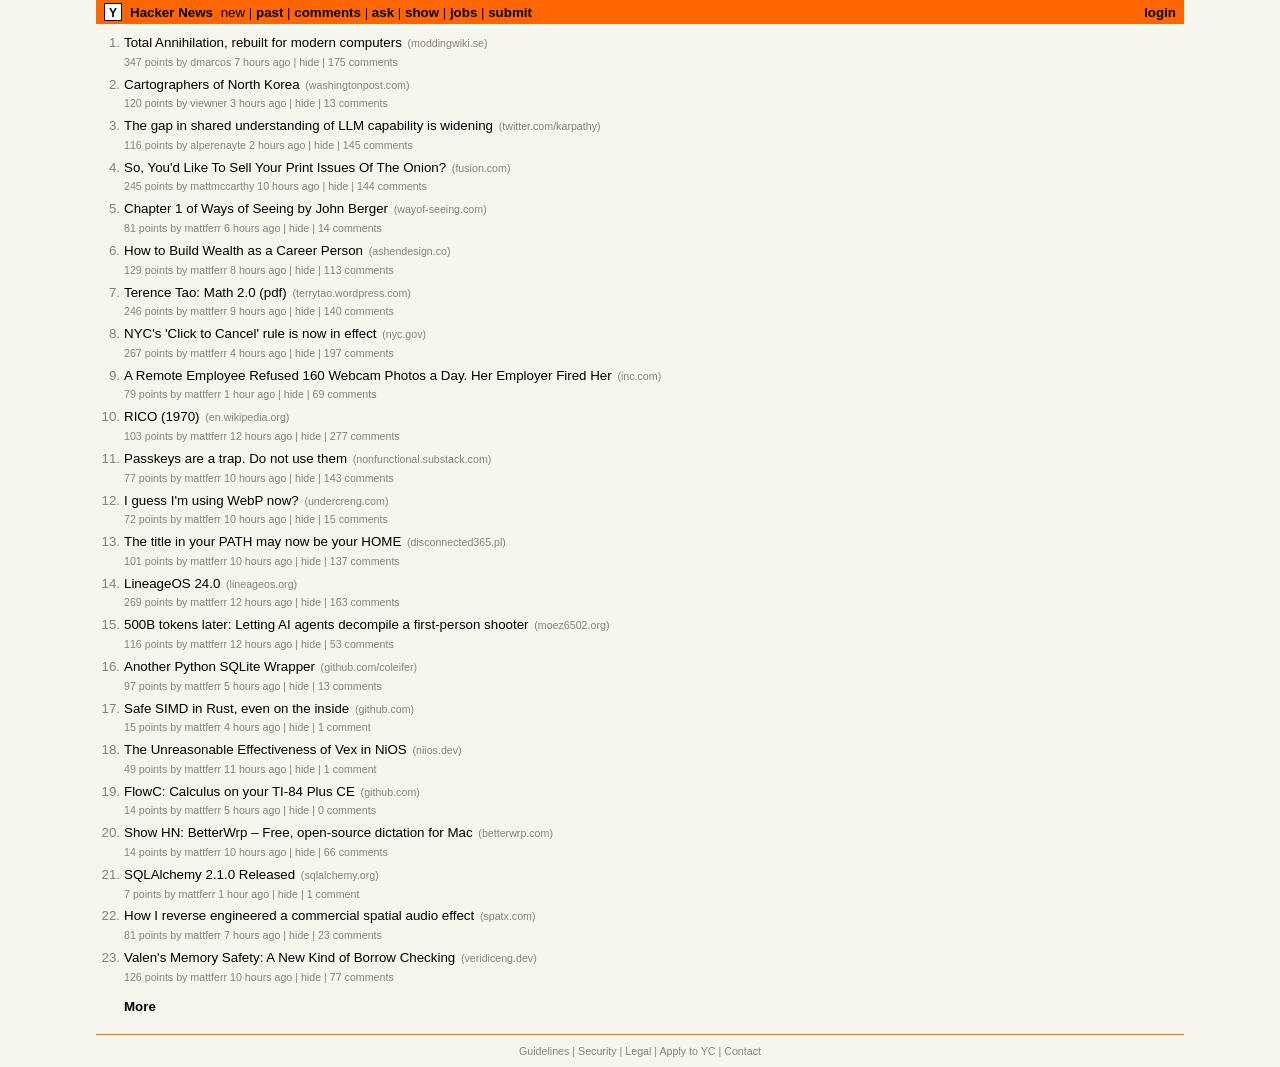
<file: bench/vision/run1/hn_300.html>
<!DOCTYPE html>
<html lang="en">
<head>
<meta charset="UTF-8">
<meta name="viewport" content="width=device-width, initial-scale=1.0">
<title>Hacker News</title>
<style>
  * {
    margin: 0;
    padding: 0;
    box-sizing: border-box;
  }

  body {
    background-color: #f6f6ef;
    font-family: Verdana, Geneva, sans-serif;
    font-size: 10pt;
    color: #000;
  }

  .page-wrapper {
    max-width: 85%;
    margin: 0 auto;
    background-color: #f6f6ef;
  }

  .top-bar {
    background-color: #ff6600;
    padding: 4px 8px;
    display: flex;
    align-items: center;
    justify-content: space-between;
    height: 24px;
  }

  .top-bar-left {
    display: flex;
    align-items: center;
    gap: 4px;
  }

  .logo {
    display: inline-block;
    width: 18px;
    height: 18px;
    background-color: #fff;
    border: 1px solid #000;
    text-align: center;
    line-height: 18px;
    font-weight: bold;
    font-size: 12px;
    color: #000;
    margin-right: 4px;
  }

  .top-bar a {
    color: #000;
    text-decoration: none;
    font-size: 10pt;
    font-weight: bold;
  }

  .top-bar .site-name {
    font-weight: bold;
    font-size: 10pt;
    color: #000;
  }

  .top-bar .nav-links {
    font-size: 10pt;
    color: #000;
  }

  .top-bar .nav-links a {
    color: #000;
    text-decoration: none;
  }

  .top-bar .nav-links .sep {
    color: #000;
  }

  .top-bar-right {
    font-size: 10pt;
  }

  .top-bar-right a {
    color: #000;
    text-decoration: none;
  }

  .content {
    padding: 8px 0 0 0;
  }

  .story {
    display: flex;
    align-items: baseline;
    padding: 2px 0;
    line-height: 1.4;
  }

  .story-rank {
    color: #828282;
    font-size: 10pt;
    min-width: 28px;
    text-align: right;
    padding-right: 4px;
    flex-shrink: 0;
  }

  .story-content {
    flex: 1;
  }

  .story-title {
    font-size: 10pt;
    color: #000;
    text-decoration: none;
    line-height: 1.3;
  }

  .story-title:hover {
    text-decoration: underline;
  }

  .story-domain {
    font-size: 8pt;
    color: #828282;
    margin-left: 2px;
  }

  .story-meta {
    font-size: 8pt;
    color: #828282;
    padding-left: 28px;
    margin-bottom: 4px;
    line-height: 1.4;
  }

  .story-meta a {
    color: #828282;
    text-decoration: none;
  }

  .story-meta a:hover {
    text-decoration: underline;
  }

  .more-link {
    padding-left: 28px;
    padding-top: 10px;
    font-size: 10pt;
  }

  .more-link a {
    color: #000;
    text-decoration: none;
    font-weight: bold;
  }

  .footer {
    margin-top: 20px;
    border-top: 1px solid #ff6600;
    padding: 10px 0;
    text-align: center;
    font-size: 8pt;
    color: #828282;
  }

  .footer a {
    color: #828282;
    text-decoration: none;
  }
</style>
</head>
<body>
<div class="page-wrapper">
  <div class="top-bar">
    <div class="top-bar-left">
      <span class="logo">Y</span>
      <span class="site-name">Hacker News</span>
      <span class="nav-links">
        &nbsp;new&nbsp;|&nbsp;<a href="#">past</a>&nbsp;|&nbsp;<a href="#">comments</a>&nbsp;|&nbsp;<a href="#">ask</a>&nbsp;|&nbsp;<a href="#">show</a>&nbsp;|&nbsp;<a href="#">jobs</a>&nbsp;|&nbsp;<a href="#">submit</a>
      </span>
    </div>
    <div class="top-bar-right">
      <a href="#">login</a>
    </div>
  </div>

  <div class="content">

    <div class="story">
      <span class="story-rank">1.</span>
      <div class="story-content">
        <a class="story-title" href="#">Total Annihilation, rebuilt for modern computers</a>
        <span class="story-domain">(moddingwiki.se)</span>
      </div>
    </div>
    <div class="story-meta">
      347 points by <a href="#">dmarcos</a> 7 hours ago&nbsp;|&nbsp;hide&nbsp;|&nbsp;175&nbsp;comments
    </div>

    <div class="story">
      <span class="story-rank">2.</span>
      <div class="story-content">
        <a class="story-title" href="#">Cartographers of North Korea</a>
        <span class="story-domain">(washingtonpost.com)</span>
      </div>
    </div>
    <div class="story-meta">
      120 points by <a href="#">viewner</a> 3 hours ago&nbsp;|&nbsp;hide&nbsp;|&nbsp;13&nbsp;comments
    </div>

    <div class="story">
      <span class="story-rank">3.</span>
      <div class="story-content">
        <a class="story-title" href="#">The gap in shared understanding of LLM capability is widening</a>
        <span class="story-domain">(twitter.com/karpathy)</span>
      </div>
    </div>
    <div class="story-meta">
      116 points by <a href="#">alperenayte</a> 2 hours ago&nbsp;|&nbsp;hide&nbsp;|&nbsp;145&nbsp;comments
    </div>

    <div class="story">
      <span class="story-rank">4.</span>
      <div class="story-content">
        <a class="story-title" href="#">So, You'd Like To Sell Your Print Issues Of The Onion?</a>
        <span class="story-domain">(fusion.com)</span>
      </div>
    </div>
    <div class="story-meta">
      245 points by <a href="#">mattmccarthy</a> 10 hours ago&nbsp;|&nbsp;hide&nbsp;|&nbsp;144&nbsp;comments
    </div>

    <div class="story">
      <span class="story-rank">5.</span>
      <div class="story-content">
        <a class="story-title" href="#">Chapter 1 of Ways of Seeing by John Berger</a>
        <span class="story-domain">(wayof-seeing.com)</span>
      </div>
    </div>
    <div class="story-meta">
      81 points by <a href="#">mattferr</a> 6 hours ago&nbsp;|&nbsp;hide&nbsp;|&nbsp;14&nbsp;comments
    </div>

    <div class="story">
      <span class="story-rank">6.</span>
      <div class="story-content">
        <a class="story-title" href="#">How to Build Wealth as a Career Person</a>
        <span class="story-domain">(ashendesign.co)</span>
      </div>
    </div>
    <div class="story-meta">
      129 points by <a href="#">mattferr</a> 8 hours ago&nbsp;|&nbsp;hide&nbsp;|&nbsp;113&nbsp;comments
    </div>

    <div class="story">
      <span class="story-rank">7.</span>
      <div class="story-content">
        <a class="story-title" href="#">Terence Tao: Math 2.0 (pdf)</a>
        <span class="story-domain">(terrytao.wordpress.com)</span>
      </div>
    </div>
    <div class="story-meta">
      246 points by <a href="#">mattferr</a> 9 hours ago&nbsp;|&nbsp;hide&nbsp;|&nbsp;140&nbsp;comments
    </div>

    <div class="story">
      <span class="story-rank">8.</span>
      <div class="story-content">
        <a class="story-title" href="#">NYC's 'Click to Cancel' rule is now in effect</a>
        <span class="story-domain">(nyc.gov)</span>
      </div>
    </div>
    <div class="story-meta">
      267 points by <a href="#">mattferr</a> 4 hours ago&nbsp;|&nbsp;hide&nbsp;|&nbsp;197&nbsp;comments
    </div>

    <div class="story">
      <span class="story-rank">9.</span>
      <div class="story-content">
        <a class="story-title" href="#">A Remote Employee Refused 160 Webcam Photos a Day. Her Employer Fired Her</a>
        <span class="story-domain">(inc.com)</span>
      </div>
    </div>
    <div class="story-meta">
      79 points by <a href="#">mattferr</a> 1 hour ago&nbsp;|&nbsp;hide&nbsp;|&nbsp;69&nbsp;comments
    </div>

    <div class="story">
      <span class="story-rank">10.</span>
      <div class="story-content">
        <a class="story-title" href="#">RICO (1970)</a>
        <span class="story-domain">(en.wikipedia.org)</span>
      </div>
    </div>
    <div class="story-meta">
      103 points by <a href="#">mattferr</a> 12 hours ago&nbsp;|&nbsp;hide&nbsp;|&nbsp;277&nbsp;comments
    </div>

    <div class="story">
      <span class="story-rank">11.</span>
      <div class="story-content">
        <a class="story-title" href="#">Passkeys are a trap. Do not use them</a>
        <span class="story-domain">(nonfunctional.substack.com)</span>
      </div>
    </div>
    <div class="story-meta">
      77 points by <a href="#">mattferr</a> 10 hours ago&nbsp;|&nbsp;hide&nbsp;|&nbsp;143&nbsp;comments
    </div>

    <div class="story">
      <span class="story-rank">12.</span>
      <div class="story-content">
        <a class="story-title" href="#">I guess I'm using WebP now?</a>
        <span class="story-domain">(undercreng.com)</span>
      </div>
    </div>
    <div class="story-meta">
      72 points by <a href="#">mattferr</a> 10 hours ago&nbsp;|&nbsp;hide&nbsp;|&nbsp;15&nbsp;comments
    </div>

    <div class="story">
      <span class="story-rank">13.</span>
      <div class="story-content">
        <a class="story-title" href="#">The title in your PATH may now be your HOME</a>
        <span class="story-domain">(disconnected365.pl)</span>
      </div>
    </div>
    <div class="story-meta">
      101 points by <a href="#">mattferr</a> 10 hours ago&nbsp;|&nbsp;hide&nbsp;|&nbsp;137&nbsp;comments
    </div>

    <div class="story">
      <span class="story-rank">14.</span>
      <div class="story-content">
        <a class="story-title" href="#">LineageOS 24.0</a>
        <span class="story-domain">(lineageos.org)</span>
      </div>
    </div>
    <div class="story-meta">
      269 points by <a href="#">mattferr</a> 12 hours ago&nbsp;|&nbsp;hide&nbsp;|&nbsp;163&nbsp;comments
    </div>

    <div class="story">
      <span class="story-rank">15.</span>
      <div class="story-content">
        <a class="story-title" href="#">500B tokens later: Letting AI agents decompile a first-person shooter</a>
        <span class="story-domain">(moez6502.org)</span>
      </div>
    </div>
    <div class="story-meta">
      116 points by <a href="#">mattferr</a> 12 hours ago&nbsp;|&nbsp;hide&nbsp;|&nbsp;53&nbsp;comments
    </div>

    <div class="story">
      <span class="story-rank">16.</span>
      <div class="story-content">
        <a class="story-title" href="#">Another Python SQLite Wrapper</a>
        <span class="story-domain">(github.com/coleifer)</span>
      </div>
    </div>
    <div class="story-meta">
      97 points by <a href="#">mattferr</a> 5 hours ago&nbsp;|&nbsp;hide&nbsp;|&nbsp;13&nbsp;comments
    </div>

    <div class="story">
      <span class="story-rank">17.</span>
      <div class="story-content">
        <a class="story-title" href="#">Safe SIMD in Rust, even on the inside</a>
        <span class="story-domain">(github.com)</span>
      </div>
    </div>
    <div class="story-meta">
      15 points by <a href="#">mattferr</a> 4 hours ago&nbsp;|&nbsp;hide&nbsp;|&nbsp;1&nbsp;comment
    </div>

    <div class="story">
      <span class="story-rank">18.</span>
      <div class="story-content">
        <a class="story-title" href="#">The Unreasonable Effectiveness of Vex in NiOS</a>
        <span class="story-domain">(niios.dev)</span>
      </div>
    </div>
    <div class="story-meta">
      49 points by <a href="#">mattferr</a> 11 hours ago&nbsp;|&nbsp;hide&nbsp;|&nbsp;1&nbsp;comment
    </div>

    <div class="story">
      <span class="story-rank">19.</span>
      <div class="story-content">
        <a class="story-title" href="#">FlowC: Calculus on your TI-84 Plus CE</a>
        <span class="story-domain">(github.com)</span>
      </div>
    </div>
    <div class="story-meta">
      14 points by <a href="#">mattferr</a> 5 hours ago&nbsp;|&nbsp;hide&nbsp;|&nbsp;0&nbsp;comments
    </div>

    <div class="story">
      <span class="story-rank">20.</span>
      <div class="story-content">
        <a class="story-title" href="#">Show HN: BetterWrp – Free, open-source dictation for Mac</a>
        <span class="story-domain">(betterwrp.com)</span>
      </div>
    </div>
    <div class="story-meta">
      14 points by <a href="#">mattferr</a> 10 hours ago&nbsp;|&nbsp;hide&nbsp;|&nbsp;66&nbsp;comments
    </div>

    <div class="story">
      <span class="story-rank">21.</span>
      <div class="story-content">
        <a class="story-title" href="#">SQLAlchemy 2.1.0 Released</a>
        <span class="story-domain">(sqlalchemy.org)</span>
      </div>
    </div>
    <div class="story-meta">
      7 points by <a href="#">mattferr</a> 1 hour ago&nbsp;|&nbsp;hide&nbsp;|&nbsp;1&nbsp;comment
    </div>

    <div class="story">
      <span class="story-rank">22.</span>
      <div class="story-content">
        <a class="story-title" href="#">How I reverse engineered a commercial spatial audio effect</a>
        <span class="story-domain">(spatx.com)</span>
      </div>
    </div>
    <div class="story-meta">
      81 points by <a href="#">mattferr</a> 7 hours ago&nbsp;|&nbsp;hide&nbsp;|&nbsp;23&nbsp;comments
    </div>

    <div class="story">
      <span class="story-rank">23.</span>
      <div class="story-content">
        <a class="story-title" href="#">Valen's Memory Safety: A New Kind of Borrow Checking</a>
        <span class="story-domain">(veridiceng.dev)</span>
      </div>
    </div>
    <div class="story-meta">
      126 points by <a href="#">mattferr</a> 10 hours ago&nbsp;|&nbsp;hide&nbsp;|&nbsp;77&nbsp;comments
    </div>

    <div class="more-link">
      <a href="#">More</a>
    </div>

  </div>

  <div class="footer">
    <a href="#">Guidelines</a>&nbsp;|&nbsp;<a href="#">Security</a>&nbsp;|&nbsp;<a href="#">Legal</a>&nbsp;|&nbsp;<a href="#">Apply to YC</a>&nbsp;|&nbsp;<a href="#">Contact</a>
  </div>
</div>
</body>
</html>
</file>
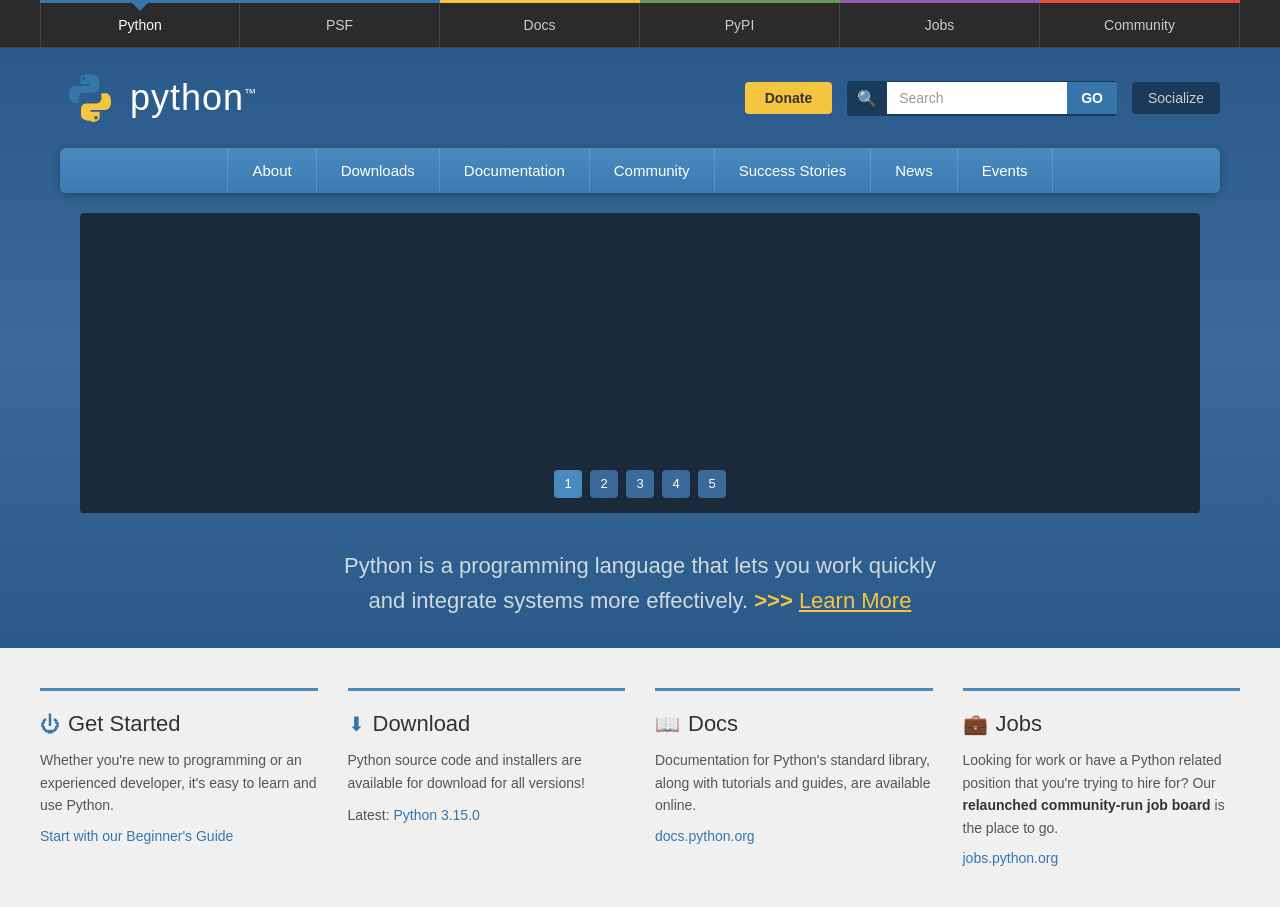
<file: bench/vision/run2/python_1024.html>
<!DOCTYPE html>
<html lang="en">
<head>
<meta charset="UTF-8">
<meta name="viewport" content="width=device-width, initial-scale=1.0">
<title>Python</title>
<style>
  * { margin: 0; padding: 0; box-sizing: border-box; }
  body {
    font-family: 'Helvetica Neue', Arial, sans-serif;
    background: #000;
    color: #fff;
  }

  /* Top navigation bar */
  .top-nav {
    background: #2b2b2b;
    display: flex;
    justify-content: center;
    border-bottom: 1px solid #444;
  }
  .top-nav ul {
    list-style: none;
    display: flex;
    width: 100%;
    max-width: 1200px;
  }
  .top-nav li {
    flex: 1;
    text-align: center;
    position: relative;
  }
  .top-nav li a {
    display: block;
    padding: 14px 0;
    color: #ccc;
    text-decoration: none;
    font-size: 14px;
    border-right: 1px solid #444;
  }
  .top-nav li:first-child a { border-left: 1px solid #444; }
  .top-nav li a:hover { color: #fff; }
  .top-nav li.active a { color: #fff; }
  .top-nav li.active::before {
    content: '';
    position: absolute;
    top: 0;
    left: 50%;
    transform: translateX(-50%);
    width: 0;
    height: 0;
    border-left: 8px solid transparent;
    border-right: 8px solid transparent;
    border-top: 8px solid #3776ab;
  }
  /* Colored top borders */
  .top-nav li:nth-child(1) { border-top: 3px solid #3776ab; }
  .top-nav li:nth-child(2) { border-top: 3px solid #3776ab; }
  .top-nav li:nth-child(3) { border-top: 3px solid #f5c542; }
  .top-nav li:nth-child(4) { border-top: 3px solid #6a9955; }
  .top-nav li:nth-child(5) { border-top: 3px solid #9b59b6; }
  .top-nav li:nth-child(6) { border-top: 3px solid #e74c3c; }

  /* Main header area */
  .header-area {
    background: linear-gradient(180deg, #2a5a8a 0%, #3a6a9a 50%, #2a5a8a 100%);
    padding: 20px 0 0 0;
  }
  .header-inner {
    max-width: 1200px;
    margin: 0 auto;
    padding: 0 20px;
  }
  .header-top {
    display: flex;
    align-items: center;
    justify-content: space-between;
    margin-bottom: 20px;
  }
  .logo {
    display: flex;
    align-items: center;
    gap: 10px;
  }
  .logo-icon {
    width: 60px;
    height: 60px;
    position: relative;
  }
  .logo-icon svg {
    width: 60px;
    height: 60px;
  }
  .logo-text {
    font-size: 36px;
    font-weight: 300;
    color: #fff;
    letter-spacing: 1px;
  }
  .logo-text sup {
    font-size: 12px;
    vertical-align: super;
  }
  .header-right {
    display: flex;
    align-items: center;
    gap: 15px;
  }
  .donate-btn {
    background: #f5c542;
    color: #333;
    border: none;
    padding: 8px 20px;
    border-radius: 4px;
    font-size: 14px;
    font-weight: bold;
    cursor: pointer;
  }
  .search-box {
    display: flex;
    align-items: center;
    background: #1a3a5a;
    border-radius: 4px;
    overflow: hidden;
  }
  .search-icon {
    padding: 8px 10px;
    color: #aaa;
    font-size: 16px;
  }
  .search-box input {
    background: #fff;
    border: none;
    padding: 8px 12px;
    width: 180px;
    font-size: 14px;
    color: #333;
  }
  .search-box input::placeholder { color: #999; }
  .search-go {
    background: #3776ab;
    color: #fff;
    border: none;
    padding: 8px 14px;
    font-size: 14px;
    font-weight: bold;
    cursor: pointer;
  }
  .socialize-btn {
    background: #1a3a5a;
    color: #ccc;
    border: none;
    padding: 8px 16px;
    border-radius: 4px;
    font-size: 14px;
    cursor: pointer;
  }

  /* Sub navigation */
  .sub-nav {
    background: linear-gradient(180deg, #4a8abf 0%, #3a7aaf 100%);
    border-radius: 6px;
    display: flex;
    justify-content: center;
    margin-bottom: 20px;
    box-shadow: 0 2px 8px rgba(0,0,0,0.3);
  }
  .sub-nav a {
    color: #fff;
    text-decoration: none;
    padding: 14px 24px;
    font-size: 15px;
    border-right: 1px solid rgba(255,255,255,0.15);
    transition: background 0.2s;
  }
  .sub-nav a:first-child { border-left: 1px solid rgba(255,255,255,0.15); }
  .sub-nav a:hover { background: rgba(255,255,255,0.1); }

  /* Hero / slideshow area */
  .hero-area {
    max-width: 1200px;
    margin: 0 auto;
    padding: 0 20px;
  }
  .slideshow {
    background: #1a2a3a;
    border-radius: 4px;
    height: 300px;
    position: relative;
    margin-bottom: 15px;
  }
  .slide-dots {
    position: absolute;
    bottom: 15px;
    left: 50%;
    transform: translateX(-50%);
    display: flex;
    gap: 8px;
  }
  .slide-dots a {
    display: inline-block;
    width: 28px;
    height: 28px;
    background: #3a6a9a;
    color: #fff;
    text-align: center;
    line-height: 28px;
    border-radius: 4px;
    text-decoration: none;
    font-size: 13px;
  }
  .slide-dots a.active {
    background: #4a8abf;
  }

  /* Tagline */
  .tagline {
    text-align: center;
    padding: 20px 0 30px;
    font-size: 22px;
    color: #d0d8e0;
    line-height: 1.6;
  }
  .tagline a {
    color: #f5c542;
    text-decoration: underline;
  }
  .tagline .arrows {
    color: #f5c542;
    font-weight: bold;
  }

  /* Bottom content sections */
  .content-sections {
    background: #f0f0f0;
    padding: 40px 20px;
  }
  .content-inner {
    max-width: 1200px;
    margin: 0 auto;
    display: grid;
    grid-template-columns: repeat(4, 1fr);
    gap: 30px;
  }
  .content-card {
    border-top: 3px solid #4a8abf;
    padding-top: 20px;
  }
  .content-card h2 {
    font-size: 22px;
    color: #333;
    margin-bottom: 12px;
    font-weight: normal;
    display: flex;
    align-items: center;
    gap: 8px;
  }
  .content-card h2 .icon {
    font-size: 20px;
    color: #3776ab;
  }
  .content-card p {
    font-size: 14px;
    color: #555;
    line-height: 1.6;
    margin-bottom: 10px;
  }
  .content-card a {
    color: #3776ab;
    text-decoration: none;
    font-size: 14px;
  }
  .content-card a:hover { text-decoration: underline; }
  .content-card strong { color: #333; }

  @media (max-width: 900px) {
    .content-inner { grid-template-columns: repeat(2, 1fr); }
    .header-top { flex-direction: column; gap: 15px; }
    .sub-nav { flex-wrap: wrap; }
  }
  @media (max-width: 500px) {
    .content-inner { grid-template-columns: 1fr; }
  }
</style>
</head>
<body>

<!-- Top Navigation -->
<nav class="top-nav">
  <ul>
    <li class="active"><a href="#">Python</a></li>
    <li><a href="#">PSF</a></li>
    <li><a href="#">Docs</a></li>
    <li><a href="#">PyPI</a></li>
    <li><a href="#">Jobs</a></li>
    <li><a href="#">Community</a></li>
  </ul>
</nav>

<!-- Header Area -->
<div class="header-area">
  <div class="header-inner">
    <div class="header-top">
      <div class="logo">
        <div class="logo-icon">
          <svg viewBox="0 0 100 100" xmlns="http://www.w3.org/2000/svg">
            <!-- Python logo simplified -->
            <path d="M48 10c-15 0-14 7-14 7v10h15v3H25s-10-1-10 14c0 15 9 14 9 14h7v-8s0-9 9-9h16s9 0 9-9V19s0-9-17-9zm-8 4a3 3 0 110 6 3 3 0 010-6z" fill="#3776ab"/>
            <path d="M52 90c15 0 14-7 14-7V73H51v-3h24s10 1 10-14c0-15-9-14-9-14h-7v8s0 9-9 9H44s-9 0-9 9v11s0 9 17 9zm8-4a3 3 0 110-6 3 3 0 010 6z" fill="#f5c542"/>
          </svg>
        </div>
        <span class="logo-text">python<sup>™</sup></span>
      </div>
      <div class="header-right">
        <button class="donate-btn">Donate</button>
        <div class="search-box">
          <span class="search-icon">🔍</span>
          <input type="text" placeholder="Search">
          <button class="search-go">GO</button>
        </div>
        <button class="socialize-btn">Socialize</button>
      </div>
    </div>

    <!-- Sub Navigation -->
    <div class="sub-nav">
      <a href="#">About</a>
      <a href="#">Downloads</a>
      <a href="#">Documentation</a>
      <a href="#">Community</a>
      <a href="#">Success Stories</a>
      <a href="#">News</a>
      <a href="#">Events</a>
    </div>

    <!-- Slideshow -->
    <div class="hero-area">
      <div class="slideshow">
        <div class="slide-dots">
          <a href="#" class="active">1</a>
          <a href="#">2</a>
          <a href="#">3</a>
          <a href="#">4</a>
          <a href="#">5</a>
        </div>
      </div>

      <!-- Tagline -->
      <div class="tagline">
        Python is a programming language that lets you work quickly<br>
        and integrate systems more effectively. <span class="arrows">&gt;&gt;&gt;</span> <a href="#">Learn More</a>
      </div>
    </div>
  </div>
</div>

<!-- Content Sections -->
<div class="content-sections">
  <div class="content-inner">
    <div class="content-card">
      <h2><span class="icon">⏻</span> Get Started</h2>
      <p>Whether you're new to programming or an experienced developer, it's easy to learn and use Python.</p>
      <a href="#">Start with our Beginner's Guide</a>
    </div>
    <div class="content-card">
      <h2><span class="icon">⬇</span> Download</h2>
      <p>Python source code and installers are available for download for all versions!</p>
      <p>Latest: <a href="#">Python 3.15.0</a></p>
    </div>
    <div class="content-card">
      <h2><span class="icon">📖</span> Docs</h2>
      <p>Documentation for Python's standard library, along with tutorials and guides, are available online.</p>
      <a href="#">docs.python.org</a>
    </div>
    <div class="content-card">
      <h2><span class="icon">💼</span> Jobs</h2>
      <p>Looking for work or have a Python related position that you're trying to hire for? Our <strong>relaunched community-run job board</strong> is the place to go.</p>
      <a href="#">jobs.python.org</a>
    </div>
  </div>
</div>

</body>
</html>
</file>
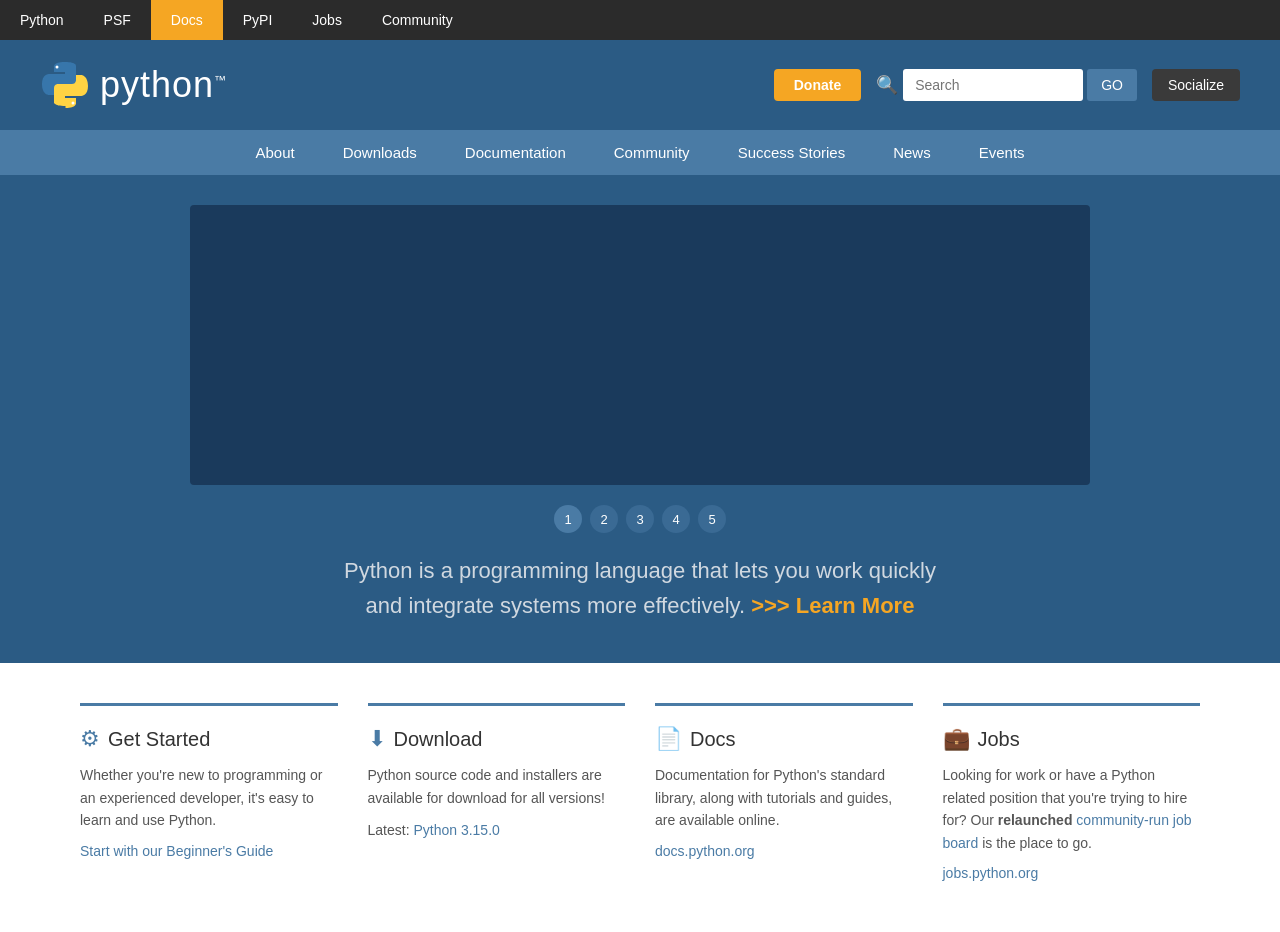
<file: bench/vision/run2/python_300.html>
<!DOCTYPE html>
<html lang="en">
<head>
<meta charset="UTF-8">
<meta name="viewport" content="width=device-width, initial-scale=1.0">
<title>Python</title>
<style>
  * {
    margin: 0;
    padding: 0;
    box-sizing: border-box;
  }

  body {
    font-family: 'Helvetica Neue', Arial, sans-serif;
    background: #fff;
    color: #333;
  }

  a {
    text-decoration: none;
    color: inherit;
  }

  /* Top navigation bar */
  .top-nav {
    background: #2b2b2b;
    display: flex;
    align-items: center;
    height: 40px;
    font-size: 14px;
    color: #fff;
  }

  .top-nav a {
    color: #fff;
    padding: 0 20px;
    line-height: 40px;
    display: inline-block;
    height: 40px;
  }

  .top-nav a:hover {
    background: #444;
  }

  .top-nav a.active {
    background: #f5a623;
    color: #fff;
  }

  /* Header area */
  .header {
    background: #2b5b84;
    padding: 20px 40px;
    display: flex;
    align-items: center;
    justify-content: space-between;
  }

  .logo-area {
    display: flex;
    align-items: center;
    gap: 10px;
  }

  .logo-icon {
    width: 50px;
    height: 50px;
    position: relative;
  }

  .logo-icon svg {
    width: 50px;
    height: 50px;
  }

  .logo-text {
    font-size: 36px;
    color: #fff;
    font-weight: 300;
    letter-spacing: 1px;
  }

  .logo-text sup {
    font-size: 12px;
    vertical-align: super;
  }

  .header-right {
    display: flex;
    align-items: center;
    gap: 15px;
  }

  .donate-btn {
    background: #f5a623;
    color: #fff;
    padding: 8px 20px;
    border-radius: 4px;
    font-size: 14px;
    font-weight: bold;
    cursor: pointer;
    border: none;
  }

  .search-area {
    display: flex;
    align-items: center;
  }

  .search-icon {
    color: #ccc;
    margin-right: 5px;
    font-size: 18px;
  }

  .search-input {
    width: 180px;
    padding: 8px 12px;
    border: none;
    border-radius: 3px;
    font-size: 14px;
    background: #fff;
  }

  .go-btn {
    background: #4a7ba5;
    color: #fff;
    padding: 8px 14px;
    border: none;
    border-radius: 3px;
    font-size: 14px;
    cursor: pointer;
    margin-left: 4px;
  }

  .socialize-btn {
    background: #3a3a3a;
    color: #fff;
    padding: 8px 16px;
    border-radius: 4px;
    font-size: 14px;
    cursor: pointer;
    border: none;
  }

  /* Sub navigation */
  .sub-nav {
    background: #4a7ba5;
    display: flex;
    justify-content: center;
    padding: 0;
  }

  .sub-nav a {
    color: #fff;
    padding: 14px 24px;
    font-size: 15px;
    display: inline-block;
  }

  .sub-nav a:hover {
    background: #3a6a94;
  }

  /* Main content area */
  .main-content {
    background: #2b5b84;
    padding: 30px 40px 40px;
    text-align: center;
  }

  .banner-area {
    background: #1a3a5c;
    width: 100%;
    max-width: 900px;
    height: 280px;
    margin: 0 auto 20px;
    border-radius: 4px;
    position: relative;
  }

  .banner-dots {
    display: flex;
    justify-content: center;
    gap: 8px;
    margin-bottom: 20px;
  }

  .banner-dots span {
    width: 28px;
    height: 28px;
    border-radius: 50%;
    display: flex;
    align-items: center;
    justify-content: center;
    font-size: 13px;
    color: #fff;
    cursor: pointer;
  }

  .banner-dots span.active {
    background: #4a7ba5;
  }

  .banner-dots span:not(.active) {
    background: #3a6a94;
  }

  .tagline {
    color: #d0d8e0;
    font-size: 22px;
    line-height: 1.6;
    max-width: 700px;
    margin: 0 auto;
  }

  .tagline a {
    color: #f5a623;
    font-weight: bold;
  }

  .tagline a:hover {
    text-decoration: underline;
  }

  /* Bottom sections */
  .bottom-sections {
    background: #fff;
    padding: 40px 40px 50px;
    display: flex;
    justify-content: center;
    gap: 30px;
    max-width: 1200px;
    margin: 0 auto;
  }

  .section-card {
    flex: 1;
    max-width: 280px;
    border-top: 3px solid #4a7ba5;
    padding-top: 20px;
  }

  .section-card h2 {
    font-size: 20px;
    color: #333;
    margin-bottom: 12px;
    font-weight: 400;
    display: flex;
    align-items: center;
    gap: 8px;
  }

  .section-card h2 .icon {
    font-size: 22px;
    color: #4a7ba5;
  }

  .section-card p {
    font-size: 14px;
    color: #555;
    line-height: 1.6;
    margin-bottom: 10px;
  }

  .section-card a.link {
    color: #4a7ba5;
    font-size: 14px;
  }

  .section-card a.link:hover {
    text-decoration: underline;
  }

  .section-card a.link strong {
    color: #333;
  }

  .section-card .highlight {
    color: #4a7ba5;
    font-weight: bold;
  }
</style>
</head>
<body>

<!-- Top Navigation -->
<nav class="top-nav">
  <a href="#">Python</a>
  <a href="#">PSF</a>
  <a href="#" class="active">Docs</a>
  <a href="#">PyPI</a>
  <a href="#">Jobs</a>
  <a href="#">Community</a>
</nav>

<!-- Header -->
<div class="header">
  <div class="logo-area">
    <div class="logo-icon">
      <svg viewBox="0 0 50 50" xmlns="http://www.w3.org/2000/svg">
        <path d="M24.5 2C13 2 14 7 14 7v5h11v2H10s-8-1-8 10 7 11 7 11h5v-5s0-4 4-4h14s4 0 4-4V6s1-4-11-4z" fill="#3776ab"/>
        <circle cx="17" cy="7" r="1.5" fill="#fff"/>
        <path d="M25.5 48C37 48 36 43 36 43v-5H25v-2h15s8 1 8-10-7-11-7-11h-5v5s0 4-4 4H18s-4 0-4 4v14s-1 4 11.5 4z" fill="#ffd343"/>
        <circle cx="33" cy="43" r="1.5" fill="#fff"/>
      </svg>
    </div>
    <span class="logo-text">python<sup>™</sup></span>
  </div>
  <div class="header-right">
    <button class="donate-btn">Donate</button>
    <div class="search-area">
      <span class="search-icon">🔍</span>
      <input type="text" class="search-input" placeholder="Search">
      <button class="go-btn">GO</button>
    </div>
    <button class="socialize-btn">Socialize</button>
  </div>
</div>

<!-- Sub Navigation -->
<nav class="sub-nav">
  <a href="#">About</a>
  <a href="#">Downloads</a>
  <a href="#">Documentation</a>
  <a href="#">Community</a>
  <a href="#">Success Stories</a>
  <a href="#">News</a>
  <a href="#">Events</a>
</nav>

<!-- Main Content -->
<div class="main-content">
  <div class="banner-area"></div>
  <div class="banner-dots">
    <span class="active">1</span>
    <span>2</span>
    <span>3</span>
    <span>4</span>
    <span>5</span>
  </div>
  <p class="tagline">
    Python is a programming language that lets you work quickly<br>
    and integrate systems more effectively. <a href="#">>>> Learn More</a>
  </p>
</div>

<!-- Bottom Sections -->
<div class="bottom-sections">
  <div class="section-card">
    <h2><span class="icon">⚙</span> Get Started</h2>
    <p>Whether you're new to programming or an experienced developer, it's easy to learn and use Python.</p>
    <a href="#" class="link">Start with our Beginner's Guide</a>
  </div>

  <div class="section-card">
    <h2><span class="icon">⬇</span> Download</h2>
    <p>Python source code and installers are available for download for all versions!</p>
    <p>Latest: <a href="#" class="link">Python 3.15.0</a></p>
  </div>

  <div class="section-card">
    <h2><span class="icon">📄</span> Docs</h2>
    <p>Documentation for Python's standard library, along with tutorials and guides, are available online.</p>
    <a href="#" class="link">docs.python.org</a>
  </div>

  <div class="section-card">
    <h2><span class="icon">💼</span> Jobs</h2>
    <p>Looking for work or have a Python related position that you're trying to hire for? Our <strong>relaunched</strong> <a href="#" class="link">community-run job board</a> is the place to go.</p>
    <a href="#" class="link">jobs.python.org</a>
  </div>
</div>

</body>
</html>
</file>
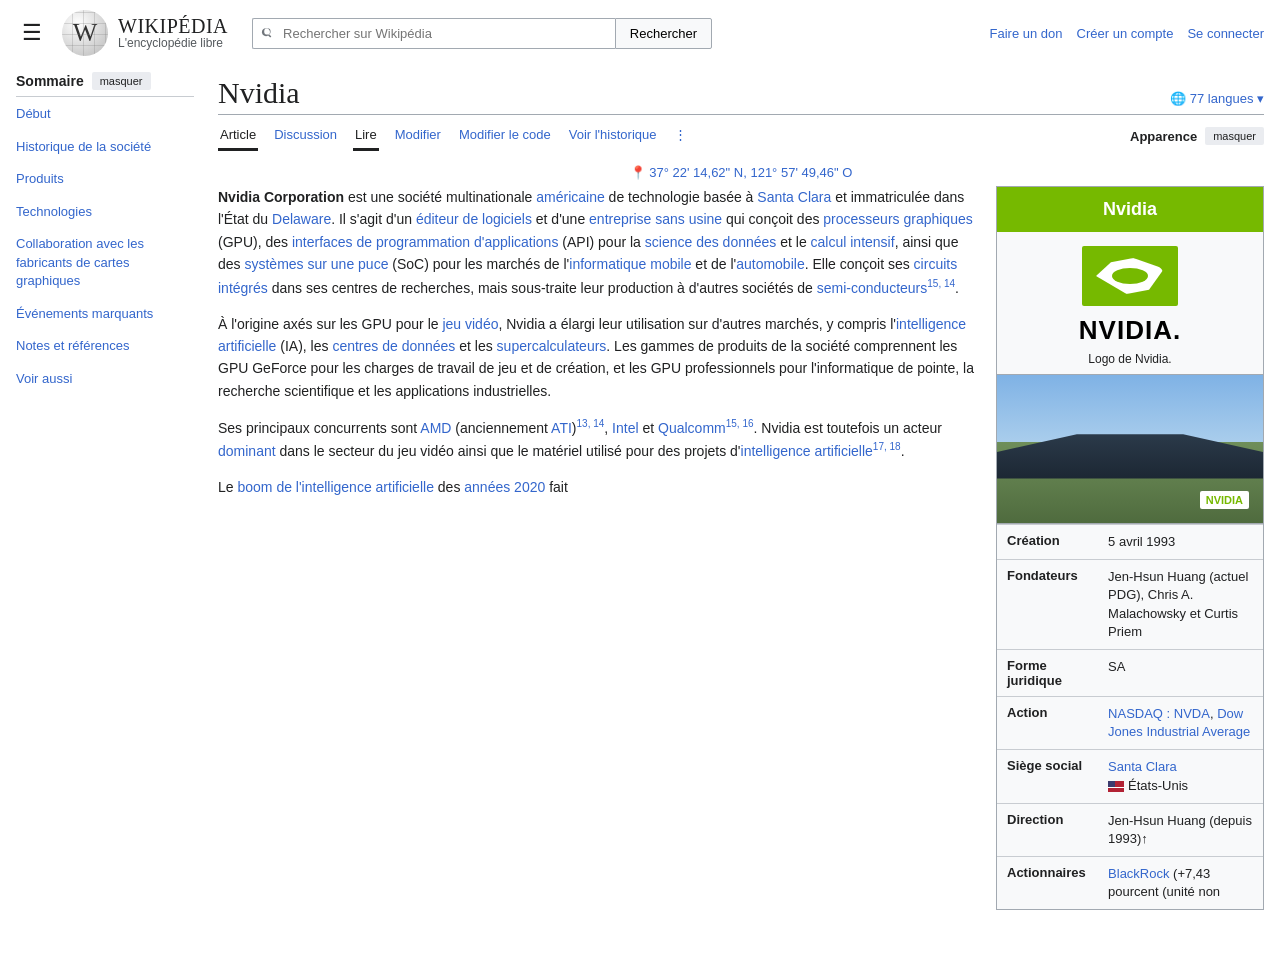
<file: bench/vision/run2/wikipedia_1024.html>
<!DOCTYPE html>
<html lang="fr">
<head>
<meta charset="UTF-8">
<meta name="viewport" content="width=device-width, initial-scale=1.0">
<title>Nvidia — Wikipédia</title>
<style>
  * { box-sizing: border-box; }
  html, body {
    margin: 0;
    padding: 0;
    background: #000;
    font-family: sans-serif;
    color: #202122;
  }
  .page {
    background: #fff;
    max-width: 1280px;
    margin: 0 auto;
    min-height: 100vh;
    position: relative;
  }

  /* ---------- Header ---------- */
  .site-header {
    display: flex;
    align-items: center;
    padding: 10px 16px;
    gap: 14px;
  }
  .hamburger {
    font-size: 22px;
    color: #202122;
    cursor: pointer;
    line-height: 1;
    padding: 4px 6px;
  }
  .logo {
    display: flex;
    align-items: center;
    gap: 10px;
  }
  .globe {
    width: 46px;
    height: 46px;
    border-radius: 50%;
    background: radial-gradient(circle at 35% 30%, #ffffff, #d8d8d8 55%, #b8b8b8 100%);
    position: relative;
    overflow: hidden;
    flex-shrink: 0;
  }
  .globe::before {
    content: "W";
    position: absolute;
    top: 50%;
    left: 50%;
    transform: translate(-50%, -50%);
    font-family: "Linux Libertine", Georgia, serif;
    font-size: 26px;
    color: #333;
  }
  .globe::after {
    content: "";
    position: absolute;
    inset: 0;
    background:
      repeating-linear-gradient(0deg, transparent 0 10px, rgba(120,120,120,.25) 10px 11px),
      repeating-linear-gradient(90deg, transparent 0 10px, rgba(120,120,120,.25) 10px 11px);
  }
  .logo-text { line-height: 1.1; }
  .logo-text .wp {
    font-family: "Linux Libertine", Georgia, serif;
    font-size: 20px;
    letter-spacing: .5px;
  }
  .logo-text .tag {
    font-size: 12px;
    color: #54595d;
  }
  .search {
    flex: 1;
    display: flex;
    max-width: 460px;
    margin-left: 10px;
  }
  .search input {
    flex: 1;
    border: 1px solid #a2a9b1;
    border-right: none;
    border-radius: 2px 0 0 2px;
    padding: 7px 10px 7px 30px;
    font-size: 13px;
    background: #fff;
    background-image: url("data:image/svg+xml;utf8,<svg xmlns='http://www.w3.org/2000/svg' width='16' height='16' viewBox='0 0 20 20'><path fill='%2372777d' d='M12.9 14.3l-2.6-2.6a5 5 0 1 0-1.4 1.4l2.6 2.6 1.4-1.4zM8 12a4 4 0 1 1 0-8 4 4 0 0 1 0 8z'/></svg>");
    background-repeat: no-repeat;
    background-position: 8px center;
  }
  .search button {
    border: 1px solid #a2a9b1;
    background: #f8f9fa;
    border-radius: 0 2px 2px 0;
    padding: 0 14px;
    font-size: 13px;
    cursor: pointer;
  }
  .top-links {
    margin-left: auto;
    display: flex;
    gap: 14px;
    font-size: 13px;
    white-space: nowrap;
  }
  .top-links a { color: #3366cc; text-decoration: none; }
  .top-links a:hover { text-decoration: underline; }

  /* ---------- Layout ---------- */
  .layout {
    display: flex;
    align-items: flex-start;
    padding: 0 16px 40px;
    gap: 24px;
  }
  .sidebar {
    width: 178px;
    flex-shrink: 0;
    padding-top: 6px;
  }
  .sidebar h2 {
    font-size: 14px;
    font-weight: 700;
    margin: 0 0 6px;
    display: flex;
    align-items: center;
    gap: 8px;
  }
  .hide-btn {
    font-size: 11px;
    font-weight: 400;
    background: #eaecf0;
    border: none;
    border-radius: 2px;
    padding: 3px 8px;
    cursor: pointer;
    color: #202122;
  }
  .sidebar ul {
    list-style: none;
    margin: 0;
    padding: 0;
    border-top: 1px solid #c8ccd1;
  }
  .sidebar li { padding: 7px 0; }
  .sidebar a {
    color: #3366cc;
    text-decoration: none;
    font-size: 13px;
    line-height: 1.35;
  }
  .sidebar a:hover { text-decoration: underline; }

  .content { flex: 1; min-width: 0; }

  /* ---------- Title row ---------- */
  .title-row {
    display: flex;
    align-items: baseline;
    justify-content: space-between;
    border-bottom: 1px solid #a2a9b1;
    padding-bottom: 4px;
    margin-top: 10px;
  }
  .title-row h1 {
    font-family: "Linux Libertine", Georgia, serif;
    font-weight: 400;
    font-size: 30px;
    margin: 0;
  }
  .lang-link {
    color: #3366cc;
    font-size: 13px;
    text-decoration: none;
    white-space: nowrap;
  }
  .lang-link .globe-sm { color: #3366cc; }

  /* ---------- Tabs ---------- */
  .tabs-row {
    display: flex;
    align-items: center;
    justify-content: space-between;
    margin-top: 6px;
  }
  .tabs { display: flex; gap: 14px; }
  .tabs a {
    color: #3366cc;
    text-decoration: none;
    font-size: 13px;
    padding: 6px 2px;
  }
  .tabs a.active {
    color: #202122;
    border-bottom: 3px solid #202122;
  }
  .tabs a:hover { text-decoration: underline; }
  .tabs a.active:hover { text-decoration: none; }
  .appearance { display: flex; align-items: center; gap: 8px; }
  .appearance .lbl { font-size: 13px; font-weight: 700; }
  .gear { color: #54595d; font-size: 16px; }

  /* ---------- Coordinates ---------- */
  .coords {
    text-align: center;
    color: #3366cc;
    font-size: 13px;
    margin: 14px 0 6px;
  }
  .coords .pin { color: #3366cc; }

  /* ---------- Infobox ---------- */
  .infobox {
    float: right;
    width: 268px;
    margin: 0 0 16px 22px;
    border: 1px solid #a2a9b1;
    background: #f8f9fa;
    font-size: 13px;
  }
  .ib-title {
    background: #76b900;
    color: #fff;
    text-align: center;
    font-size: 18px;
    font-weight: 700;
    padding: 12px 0;
  }
  .ib-logo {
    text-align: center;
    padding: 14px 0 6px;
  }
  .nvidia-mark {
    display: inline-block;
    width: 96px;
    height: 60px;
    background: #76b900;
    position: relative;
    border-radius: 2px;
  }
  .nvidia-mark::before {
    content: "";
    position: absolute;
    top: 12px; left: 14px;
    width: 68px; height: 36px;
    background: #fff;
    border-radius: 50%;
    clip-path: polygon(0 50%, 22% 12%, 55% 0, 100% 30%, 78% 88%, 45% 100%, 0 50%);
  }
  .nvidia-mark::after {
    content: "";
    position: absolute;
    top: 22px; left: 30px;
    width: 36px; height: 16px;
    background: #76b900;
    border-radius: 50%;
  }
  .nvidia-word {
    font-family: Arial, sans-serif;
    font-weight: 800;
    font-size: 26px;
    letter-spacing: 1px;
    color: #000;
    margin-top: 6px;
  }
  .ib-caption { text-align: center; font-size: 12px; color: #202122; padding-bottom: 8px; }
  .ib-photo {
    width: 100%;
    height: 150px;
    background: linear-gradient(180deg, #7fb2e5 0%, #a9cdec 45%, #6f8f5a 45%, #4f6b3e 100%);
    position: relative;
    border-top: 1px solid #a2a9b1;
    border-bottom: 1px solid #a2a9b1;
  }
  .ib-photo::before {
    content: "";
    position: absolute;
    left: 0; right: 0; top: 40%;
    height: 30%;
    background: linear-gradient(180deg, #2b3a4a, #1c2733);
    clip-path: polygon(0 100%, 0 40%, 30% 0, 70% 0, 100% 40%, 100% 100%);
  }
  .ib-photo::after {
    content: "NVIDIA";
    position: absolute;
    right: 14px; bottom: 14px;
    background: #fff;
    color: #76b900;
    font-weight: 800;
    font-size: 11px;
    padding: 3px 6px;
    border-radius: 2px;
  }
  .ib-table { width: 100%; border-collapse: collapse; }
  .ib-table tr { border-top: 1px solid #c8ccd1; }
  .ib-table th {
    text-align: left;
    vertical-align: top;
    padding: 8px 10px;
    font-weight: 700;
    width: 38%;
    color: #202122;
  }
  .ib-table td {
    padding: 8px 10px;
    vertical-align: top;
    line-height: 1.4;
  }
  .ib-table a { color: #3366cc; text-decoration: none; }
  .ib-table a:hover { text-decoration: underline; }
  .flag {
    display: inline-block;
    width: 16px; height: 11px;
    background: linear-gradient(180deg, #b22234 0 6px, #fff 6px 7px, #b22234 7px 11px);
    position: relative;
    vertical-align: middle;
    margin-right: 4px;
  }
  .flag::before {
    content: "";
    position: absolute;
    top: 0; left: 0;
    width: 7px; height: 6px;
    background: #3c3b6e;
  }

  /* ---------- Article body ---------- */
  .article p {
    font-size: 14px;
    line-height: 1.6;
    margin: 0 0 14px;
  }
  .article a { color: #3366cc; text-decoration: none; }
  .article a:hover { text-decoration: underline; }
  .article b { font-weight: 700; }
  sup { font-size: 10px; color: #3366cc; }
  sup a { color: #3366cc; text-decoration: none; }

  @media (max-width: 760px) {
    .sidebar { display: none; }
    .infobox { float: none; width: 100%; margin: 0 0 16px; }
    .top-links { display: none; }
  }
</style>
</head>
<body>
<div class="page">

  <!-- Header -->
  <header class="site-header">
    <div class="hamburger">&#9776;</div>
    <div class="logo">
      <div class="globe"></div>
      <div class="logo-text">
        <div class="wp">WIKIP&Eacute;DIA</div>
        <div class="tag">L'encyclop&eacute;die libre</div>
      </div>
    </div>
    <form class="search">
      <input type="text" placeholder="Rechercher sur Wikip&eacute;dia">
      <button type="submit">Rechercher</button>
    </form>
    <nav class="top-links">
      <a href="#">Faire un don</a>
      <a href="#">Cr&eacute;er un compte</a>
      <a href="#">Se connecter</a>
    </nav>
  </header>

  <!-- Layout -->
  <div class="layout">

    <!-- Sidebar -->
    <aside class="sidebar">
      <h2>Sommaire <button class="hide-btn">masquer</button></h2>
      <ul>
        <li><a href="#">D&eacute;but</a></li>
        <li><a href="#">Historique de la soci&eacute;t&eacute;</a></li>
        <li><a href="#">Produits</a></li>
        <li><a href="#">Technologies</a></li>
        <li><a href="#">Collaboration avec les fabricants de cartes graphiques</a></li>
        <li><a href="#">&Eacute;v&eacute;nements marquants</a></li>
        <li><a href="#">Notes et r&eacute;f&eacute;rences</a></li>
        <li><a href="#">Voir aussi</a></li>
      </ul>
    </aside>

    <!-- Content -->
    <main class="content">

      <div class="title-row">
        <h1>Nvidia</h1>
        <a class="lang-link" href="#"><span class="globe-sm">&#127760;</span> 77 langues &#9662;</a>
      </div>

      <div class="tabs-row">
        <nav class="tabs">
          <a href="#" class="active">Article</a>
          <a href="#">Discussion</a>
          <a href="#" class="active">Lire</a>
          <a href="#">Modifier</a>
          <a href="#">Modifier le code</a>
          <a href="#">Voir l'historique</a>
          <a href="#">&#8942;</a>
        </nav>
        <div class="appearance">
          <span class="lbl">Apparence</span>
          <button class="hide-btn">masquer</button>
        </div>
      </div>

      <div class="coords"><span class="pin">&#128205;</span> 37&deg; 22' 14,62" N, 121&deg; 57' 49,46" O</div>

      <!-- Infobox -->
      <aside class="infobox">
        <div class="ib-title">Nvidia</div>
        <div class="ib-logo">
          <div class="nvidia-mark"></div>
          <div class="nvidia-word">NVIDIA.</div>
        </div>
        <div class="ib-caption">Logo de Nvidia.</div>
        <div class="ib-photo"></div>
        <table class="ib-table">
          <tr><th>Cr&eacute;ation</th><td>5 avril 1993</td></tr>
          <tr><th>Fondateurs</th><td>Jen-Hsun Huang (actuel PDG), Chris A. Malachowsky et Curtis Priem</td></tr>
          <tr><th>Forme juridique</th><td>SA</td></tr>
          <tr><th>Action</th><td><a href="#">NASDAQ&nbsp;: NVDA</a>, <a href="#">Dow Jones Industrial Average</a></td></tr>
          <tr><th>Si&egrave;ge social</th><td><a href="#">Santa Clara</a><br><span class="flag"></span>&Eacute;tats-Unis</td></tr>
          <tr><th>Direction</th><td>Jen-Hsun Huang (depuis 1993)&#8593;</td></tr>
          <tr><th>Actionnaires</th><td><a href="#">BlackRock</a> (+7,43 pourcent (unit&eacute; non</td></tr>
        </table>
      </aside>

      <!-- Article -->
      <div class="article">
        <p><b>Nvidia Corporation</b> est une soci&eacute;t&eacute; multinationale <a href="#">am&eacute;ricaine</a> de technologie bas&eacute;e &agrave; <a href="#">Santa Clara</a> et immatricul&eacute;e dans l'&Eacute;tat du <a href="#">Delaware</a>. Il s'agit d'un <a href="#">&eacute;diteur de logiciels</a> et d'une <a href="#">entreprise sans usine</a> qui con&ccedil;oit des <a href="#">processeurs graphiques</a> (GPU), des <a href="#">interfaces de programmation d'applications</a> (API) pour la <a href="#">science des donn&eacute;es</a> et le <a href="#">calcul intensif</a>, ainsi que des <a href="#">syst&egrave;mes sur une puce</a> (SoC) pour les march&eacute;s de l'<a href="#">informatique mobile</a> et de l'<a href="#">automobile</a>. Elle con&ccedil;oit ses <a href="#">circuits int&eacute;gr&eacute;s</a> dans ses centres de recherches, mais sous-traite leur production &agrave; d'autres soci&eacute;t&eacute;s de <a href="#">semi-conducteurs</a><sup><a href="#">15</a>, <a href="#">14</a></sup>.</p>

        <p>&Agrave; l'origine ax&eacute;s sur les GPU pour le <a href="#">jeu vid&eacute;o</a>, Nvidia a &eacute;largi leur utilisation sur d'autres march&eacute;s, y compris l'<a href="#">intelligence artificielle</a> (IA), les <a href="#">centres de donn&eacute;es</a> et les <a href="#">supercalculateurs</a>. Les gammes de produits de la soci&eacute;t&eacute; comprennent les GPU GeForce pour les charges de travail de jeu et de cr&eacute;ation, et les GPU professionnels pour l'informatique de pointe, la recherche scientifique et les applications industrielles.</p>

        <p>Ses principaux concurrents sont <a href="#">AMD</a> (anciennement <a href="#">ATI</a>)<sup><a href="#">13</a>, <a href="#">14</a></sup>, <a href="#">Intel</a> et <a href="#">Qualcomm</a><sup><a href="#">15</a>, <a href="#">16</a></sup>. Nvidia est toutefois un acteur <a href="#">dominant</a> dans le secteur du jeu vid&eacute;o ainsi que le mat&eacute;riel utilis&eacute; pour des projets d'<a href="#">intelligence artificielle</a><sup><a href="#">17</a>, <a href="#">18</a></sup>.</p>

        <p>Le <a href="#">boom de l'intelligence artificielle</a> des <a href="#">ann&eacute;es 2020</a> fait</p>
      </div>

    </main>
  </div>
</div>
</body>
</html>
</file>
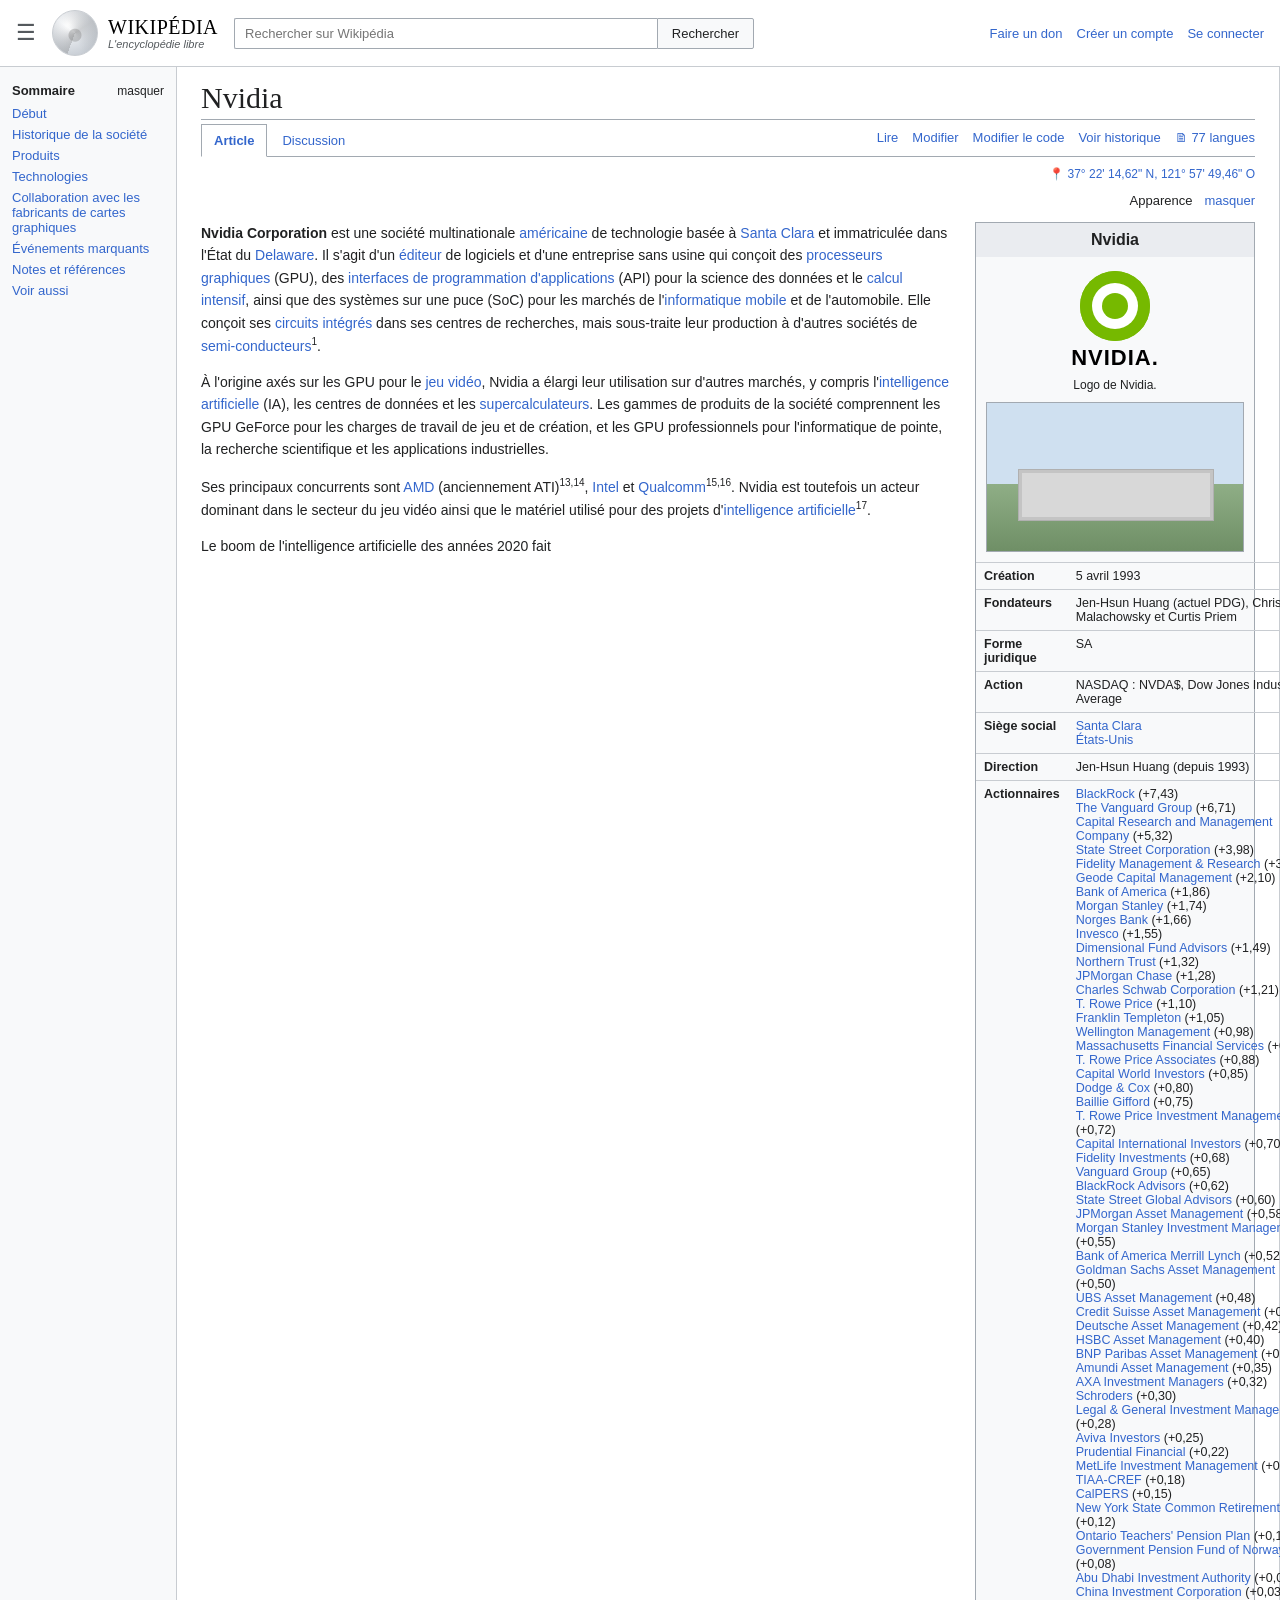
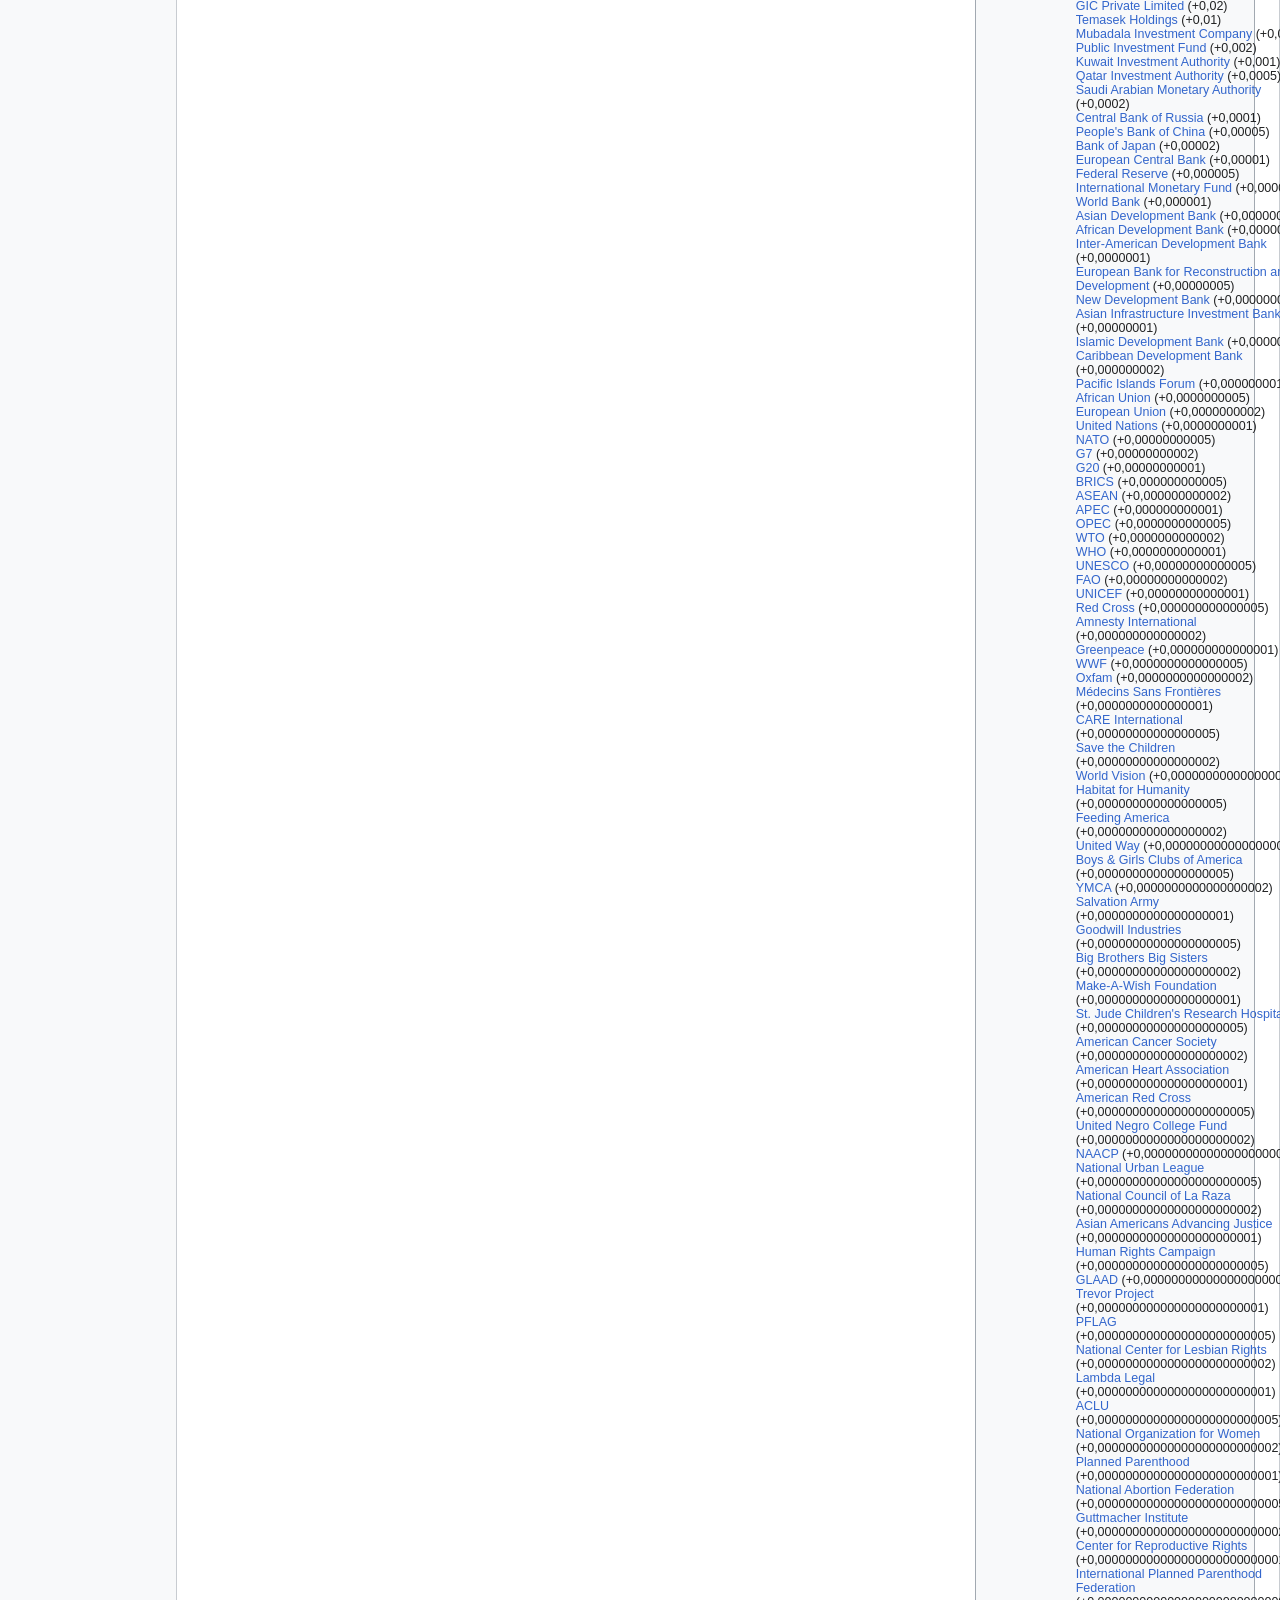
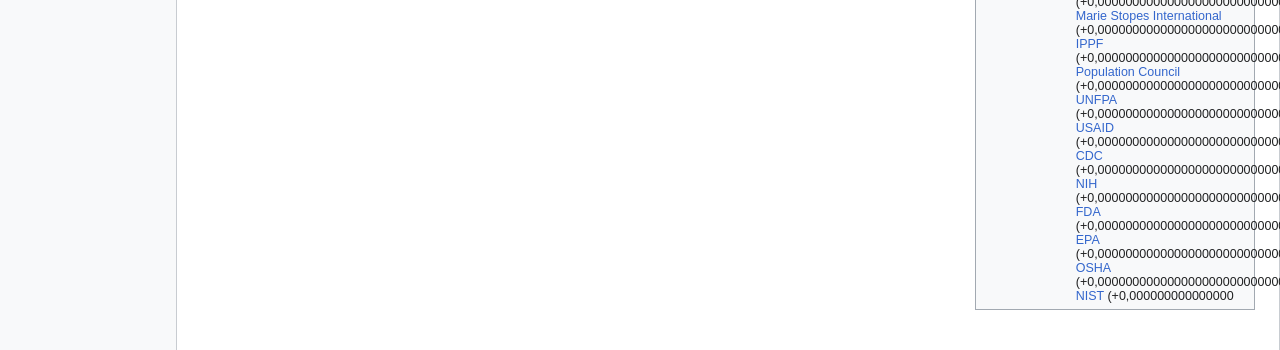
<file: bench/vision/run2/wikipedia_300.html>
<!DOCTYPE html>
<html lang="fr">
<head>
<meta charset="UTF-8">
<meta name="viewport" content="width=device-width, initial-scale=1.0">
<title>Nvidia — Wikipédia</title>
<style>
  * { box-sizing: border-box; }
  html, body {
    margin: 0;
    padding: 0;
    font-family: sans-serif;
    background: #f8f9fa;
    color: #202122;
    font-size: 14px;
  }
  a { color: #3366cc; text-decoration: none; }
  a:hover { text-decoration: underline; }

  /* ===== Header ===== */
  .site-header {
    display: flex;
    align-items: center;
    gap: 16px;
    padding: 10px 16px;
    background: #ffffff;
    border-bottom: 1px solid #c8ccd1;
  }
  .hamburger {
    font-size: 22px;
    color: #54595d;
    cursor: pointer;
    line-height: 1;
  }
  .logo-block {
    display: flex;
    align-items: center;
    gap: 10px;
  }
  .logo-circle {
    width: 46px;
    height: 46px;
    border-radius: 50%;
    background: radial-gradient(circle at 35% 30%, #ffffff 0%, #dfe3e8 45%, #b8bfc7 100%);
    border: 1px solid #c8ccd1;
    position: relative;
    overflow: hidden;
    flex-shrink: 0;
  }
  .logo-circle::before {
    content: "";
    position: absolute;
    inset: 0;
    background:
      radial-gradient(circle at 50% 55%, rgba(120,120,120,.35) 0 6px, transparent 7px),
      conic-gradient(from 200deg at 50% 50%, rgba(90,90,90,.25), transparent 30%, rgba(90,90,90,.2) 60%, transparent 90%);
  }
  .logo-text { line-height: 1.1; }
  .logo-text .wp {
    font-family: 'Linux Libertine', Georgia, serif;
    font-size: 20px;
    color: #000;
    letter-spacing: .5px;
  }
  .logo-text .tagline {
    font-size: 11px;
    color: #54595d;
    font-style: italic;
  }
  .search-wrap {
    flex: 1;
    display: flex;
    max-width: 520px;
  }
  .search-wrap input {
    flex: 1;
    padding: 7px 10px;
    border: 1px solid #a2a9b1;
    border-right: none;
    border-radius: 2px 0 0 2px;
    font-size: 13px;
    outline: none;
  }
  .search-wrap button {
    padding: 7px 14px;
    border: 1px solid #a2a9b1;
    background: #f8f9fa;
    border-radius: 0 2px 2px 0;
    cursor: pointer;
    font-size: 13px;
    color: #202122;
  }
  .header-right {
    margin-left: auto;
    display: flex;
    align-items: center;
    gap: 14px;
    font-size: 13px;
    white-space: nowrap;
  }

  /* ===== Layout ===== */
  .layout {
    display: flex;
    align-items: flex-start;
  }
  .sidebar {
    width: 176px;
    flex-shrink: 0;
    padding: 16px 12px;
    font-size: 13px;
  }
  .sidebar .toc-title {
    font-weight: bold;
    margin-bottom: 8px;
    display: flex;
    justify-content: space-between;
    align-items: center;
  }
  .sidebar .toc-title .hide { font-weight: normal; font-size: 12px; }
  .sidebar ul { list-style: none; margin: 0; padding: 0; }
  .sidebar li { margin: 6px 0; }
  .sidebar li a { color: #3366cc; }

  .content {
    flex: 1;
    background: #ffffff;
    min-width: 0;
    padding: 0 24px 40px;
    border-left: 1px solid #c8ccd1;
    border-right: 1px solid #c8ccd1;
  }

  .page-title {
    font-family: 'Linux Libertine', Georgia, serif;
    font-size: 30px;
    font-weight: normal;
    margin: 14px 0 4px;
    border-bottom: 1px solid #a2a9b1;
    padding-bottom: 4px;
  }

  /* tabs */
  .tabs {
    display: flex;
    align-items: center;
    border-bottom: 1px solid #a2a9b1;
    margin-bottom: 10px;
    font-size: 13px;
  }
  .tabs .tab {
    padding: 8px 12px;
    border: 1px solid transparent;
    border-bottom: none;
    margin-right: 2px;
    cursor: pointer;
  }
  .tabs .tab.active {
    background: #ffffff;
    border-color: #a2a9b1;
    border-bottom: 1px solid #ffffff;
    margin-bottom: -1px;
    font-weight: bold;
  }
  .tabs .tab a { color: #3366cc; }
  .tabs .right {
    margin-left: auto;
    display: flex;
    align-items: center;
    gap: 14px;
    padding-bottom: 6px;
  }
  .tabs .right a { color: #3366cc; }
  .tabs .right .lang { color: #3366cc; }

  .coord {
    text-align: right;
    color: #3366cc;
    font-size: 12px;
    margin: 6px 0 12px;
  }

  .appearance {
    display: flex;
    align-items: center;
    gap: 12px;
    justify-content: flex-end;
    font-size: 13px;
    margin-bottom: 14px;
  }
  .appearance .hide { color: #3366cc; }

  /* article body */
  .article-body {
    display: flex;
    gap: 24px;
    align-items: flex-start;
  }
  .article-text {
    flex: 1;
    min-width: 0;
    line-height: 1.6;
    font-size: 14px;
  }
  .article-text p { margin: 0 0 14px; }
  sup { font-size: 10px; }

  /* infobox */
  .infobox {
    width: 280px;
    flex-shrink: 0;
    border: 1px solid #a2a9b1;
    background: #f8f9fa;
    font-size: 12.5px;
  }
  .infobox .ib-title {
    background: #eaecf0;
    text-align: center;
    font-size: 16px;
    font-weight: bold;
    padding: 8px;
  }
  .infobox .ib-logo {
    text-align: center;
    padding: 14px 10px 6px;
  }
  .nvidia-logo {
    display: inline-block;
    width: 150px;
    height: 90px;
    position: relative;
  }
  .nvidia-logo .eye {
    width: 70px;
    height: 70px;
    margin: 0 auto;
    border-radius: 50%;
    background: #76b900;
    position: relative;
    box-shadow: inset 0 0 0 6px #76b900;
  }
  .nvidia-logo .eye::before {
    content: "";
    position: absolute;
    inset: 12px;
    border-radius: 50%;
    background: #ffffff;
  }
  .nvidia-logo .eye::after {
    content: "";
    position: absolute;
    top: 22px;
    left: 22px;
    width: 26px;
    height: 26px;
    border-radius: 50%;
    background: #76b900;
  }
  .nvidia-logo .word {
    text-align: center;
    font-weight: bold;
    font-size: 22px;
    letter-spacing: 1px;
    color: #000;
    margin-top: 4px;
  }
  .infobox .ib-caption {
    text-align: center;
    font-size: 12px;
    color: #202122;
    padding: 4px 8px 10px;
  }
  .infobox .ib-image {
    margin: 0 10px 10px;
    height: 150px;
    background: linear-gradient(180deg, #cfe0f0 0%, #cfe0f0 55%, #9fb89a 55%, #7d9a72 100%);
    border: 1px solid #a2a9b1;
    position: relative;
    overflow: hidden;
  }
  .infobox .ib-image::before {
    content: "";
    position: absolute;
    left: 0; right: 0; bottom: 0;
    height: 45%;
    background: linear-gradient(180deg, #8fae86, #6f8f66);
  }
  .infobox .ib-image::after {
    content: "";
    position: absolute;
    left: 12%;
    bottom: 20%;
    width: 76%;
    height: 34%;
    background: #d8d8d8;
    border: 1px solid #b0b0b0;
    box-shadow: inset 0 0 0 3px #c4c4c4;
  }
  .infobox table {
    width: 100%;
    border-collapse: collapse;
  }
  .infobox table tr { border-top: 1px solid #c8ccd1; }
  .infobox table th {
    text-align: left;
    vertical-align: top;
    padding: 6px 8px;
    width: 38%;
    font-weight: bold;
    color: #202122;
  }
  .infobox table td {
    padding: 6px 8px;
    vertical-align: top;
  }
</style>
</head>
<body>

  <!-- Header -->
  <header class="site-header">
    <span class="hamburger">&#9776;</span>
    <div class="logo-block">
      <div class="logo-circle"></div>
      <div class="logo-text">
        <div class="wp">WIKIPÉDIA</div>
        <div class="tagline">L'encyclopédie libre</div>
      </div>
    </div>
    <div class="search-wrap">
      <input type="text" placeholder="Rechercher sur Wikipédia">
      <button>Rechercher</button>
    </div>
    <div class="header-right">
      <a href="#">Faire un don</a>
      <a href="#">Créer un compte</a>
      <a href="#">Se connecter</a>
    </div>
  </header>

  <div class="layout">
    <!-- Sidebar -->
    <aside class="sidebar">
      <div class="toc-title">Sommaire <span class="hide">masquer</span></div>
      <ul>
        <li><a href="#">Début</a></li>
        <li><a href="#">Historique de la société</a></li>
        <li><a href="#">Produits</a></li>
        <li><a href="#">Technologies</a></li>
        <li><a href="#">Collaboration avec les fabricants de cartes graphiques</a></li>
        <li><a href="#">Événements marquants</a></li>
        <li><a href="#">Notes et références</a></li>
        <li><a href="#">Voir aussi</a></li>
      </ul>
    </aside>

    <!-- Content -->
    <main class="content">
      <h1 class="page-title">Nvidia</h1>

      <div class="tabs">
        <div class="tab active"><a href="#">Article</a></div>
        <div class="tab"><a href="#">Discussion</a></div>
        <div class="right">
          <a href="#">Lire</a>
          <a href="#">Modifier</a>
          <a href="#">Modifier le code</a>
          <a href="#">Voir historique</a>
          <span class="lang">&#128462; 77 langues</span>
        </div>
      </div>

      <div class="coord">&#128205; 37° 22' 14,62" N, 121° 57' 49,46" O</div>

      <div class="appearance">
        <span>Apparence</span>
        <span class="hide">masquer</span>
      </div>

      <div class="article-body">
        <div class="article-text">
          <p><b>Nvidia Corporation</b> est une société multinationale <a href="#">américaine</a> de technologie basée à <a href="#">Santa Clara</a> et immatriculée dans l'État du <a href="#">Delaware</a>. Il s'agit d'un <a href="#">éditeur</a> de logiciels et d'une entreprise sans usine qui conçoit des <a href="#">processeurs graphiques</a> (GPU), des <a href="#">interfaces de programmation d'applications</a> (API) pour la science des données et le <a href="#">calcul intensif</a>, ainsi que des systèmes sur une puce (SoC) pour les marchés de l'<a href="#">informatique mobile</a> et de l'automobile. Elle conçoit ses <a href="#">circuits intégrés</a> dans ses centres de recherches, mais sous-traite leur production à d'autres sociétés de <a href="#">semi-conducteurs</a><sup>1</sup>.</p>

          <p>À l'origine axés sur les GPU pour le <a href="#">jeu vidéo</a>, Nvidia a élargi leur utilisation sur d'autres marchés, y compris l'<a href="#">intelligence artificielle</a> (IA), les centres de données et les <a href="#">supercalculateurs</a>. Les gammes de produits de la société comprennent les GPU GeForce pour les charges de travail de jeu et de création, et les GPU professionnels pour l'informatique de pointe, la recherche scientifique et les applications industrielles.</p>

          <p>Ses principaux concurrents sont <a href="#">AMD</a> (anciennement ATI)<sup>13,14</sup>, <a href="#">Intel</a> et <a href="#">Qualcomm</a><sup>15,16</sup>. Nvidia est toutefois un acteur dominant dans le secteur du jeu vidéo ainsi que le matériel utilisé pour des projets d'<a href="#">intelligence artificielle</a><sup>17</sup>.</p>

          <p>Le boom de l'intelligence artificielle des années 2020 fait</p>
        </div>

        <!-- Infobox -->
        <div class="infobox">
          <div class="ib-title">Nvidia</div>
          <div class="ib-logo">
            <div class="nvidia-logo">
              <div class="eye"></div>
              <div class="word">NVIDIA.</div>
            </div>
          </div>
          <div class="ib-caption">Logo de Nvidia.</div>
          <div class="ib-image"></div>
          <table>
            <tr><th>Création</th><td>5 avril 1993</td></tr>
            <tr><th>Fondateurs</th><td>Jen-Hsun Huang (actuel PDG), Chris Malachowsky et Curtis Priem</td></tr>
            <tr><th>Forme juridique</th><td>SA</td></tr>
            <tr><th>Action</th><td>NASDAQ : NVDA$&#8203;, Dow Jones Industrial Average</td></tr>
            <tr><th>Siège social</th><td><a href="#">Santa Clara</a><br><a href="#">États-Unis</a></td></tr>
            <tr><th>Direction</th><td>Jen-Hsun Huang (depuis 1993)</td></tr>
            <tr><th>Actionnaires</th><td><a href="#">BlackRock</a> (+7,43)<br><a href="#">The Vanguard Group</a> (+6,71)<br><a href="#">Capital Research and Management Company</a> (+5,32)<br><a href="#">State Street Corporation</a> (+3,98)<br><a href="#">Fidelity Management &amp; Research</a> (+3,15)<br><a href="#">Geode Capital Management</a> (+2,10)<br><a href="#">Bank of America</a> (+1,86)<br><a href="#">Morgan Stanley</a> (+1,74)<br><a href="#">Norges Bank</a> (+1,66)<br><a href="#">Invesco</a> (+1,55)<br><a href="#">Dimensional Fund Advisors</a> (+1,49)<br><a href="#">Northern Trust</a> (+1,32)<br><a href="#">JPMorgan Chase</a> (+1,28)<br><a href="#">Charles Schwab Corporation</a> (+1,21)<br><a href="#">T. Rowe Price</a> (+1,10)<br><a href="#">Franklin Templeton</a> (+1,05)<br><a href="#">Wellington Management</a> (+0,98)<br><a href="#">Massachusetts Financial Services</a> (+0,92)<br><a href="#">T. Rowe Price Associates</a> (+0,88)<br><a href="#">Capital World Investors</a> (+0,85)<br><a href="#">Dodge &amp; Cox</a> (+0,80)<br><a href="#">Baillie Gifford</a> (+0,75)<br><a href="#">T. Rowe Price Investment Management</a> (+0,72)<br><a href="#">Capital International Investors</a> (+0,70)<br><a href="#">Fidelity Investments</a> (+0,68)<br><a href="#">Vanguard Group</a> (+0,65)<br><a href="#">BlackRock Advisors</a> (+0,62)<br><a href="#">State Street Global Advisors</a> (+0,60)<br><a href="#">JPMorgan Asset Management</a> (+0,58)<br><a href="#">Morgan Stanley Investment Management</a> (+0,55)<br><a href="#">Bank of America Merrill Lynch</a> (+0,52)<br><a href="#">Goldman Sachs Asset Management</a> (+0,50)<br><a href="#">UBS Asset Management</a> (+0,48)<br><a href="#">Credit Suisse Asset Management</a> (+0,45)<br><a href="#">Deutsche Asset Management</a> (+0,42)<br><a href="#">HSBC Asset Management</a> (+0,40)<br><a href="#">BNP Paribas Asset Management</a> (+0,38)<br><a href="#">Amundi Asset Management</a> (+0,35)<br><a href="#">AXA Investment Managers</a> (+0,32)<br><a href="#">Schroders</a> (+0,30)<br><a href="#">Legal &amp; General Investment Management</a> (+0,28)<br><a href="#">Aviva Investors</a> (+0,25)<br><a href="#">Prudential Financial</a> (+0,22)<br><a href="#">MetLife Investment Management</a> (+0,20)<br><a href="#">TIAA-CREF</a> (+0,18)<br><a href="#">CalPERS</a> (+0,15)<br><a href="#">New York State Common Retirement Fund</a> (+0,12)<br><a href="#">Ontario Teachers' Pension Plan</a> (+0,10)<br><a href="#">Government Pension Fund of Norway</a> (+0,08)<br><a href="#">Abu Dhabi Investment Authority</a> (+0,05)<br><a href="#">China Investment Corporation</a> (+0,03)<br><a href="#">GIC Private Limited</a> (+0,02)<br><a href="#">Temasek Holdings</a> (+0,01)<br><a href="#">Mubadala Investment Company</a> (+0,005)<br><a href="#">Public Investment Fund</a> (+0,002)<br><a href="#">Kuwait Investment Authority</a> (+0,001)<br><a href="#">Qatar Investment Authority</a> (+0,0005)<br><a href="#">Saudi Arabian Monetary Authority</a> (+0,0002)<br><a href="#">Central Bank of Russia</a> (+0,0001)<br><a href="#">People's Bank of China</a> (+0,00005)<br><a href="#">Bank of Japan</a> (+0,00002)<br><a href="#">European Central Bank</a> (+0,00001)<br><a href="#">Federal Reserve</a> (+0,000005)<br><a href="#">International Monetary Fund</a> (+0,000002)<br><a href="#">World Bank</a> (+0,000001)<br><a href="#">Asian Development Bank</a> (+0,0000005)<br><a href="#">African Development Bank</a> (+0,0000002)<br><a href="#">Inter-American Development Bank</a> (+0,0000001)<br><a href="#">European Bank for Reconstruction and Development</a> (+0,00000005)<br><a href="#">New Development Bank</a> (+0,00000002)<br><a href="#">Asian Infrastructure Investment Bank</a> (+0,00000001)<br><a href="#">Islamic Development Bank</a> (+0,000000005)<br><a href="#">Caribbean Development Bank</a> (+0,000000002)<br><a href="#">Pacific Islands Forum</a> (+0,000000001)<br><a href="#">African Union</a> (+0,0000000005)<br><a href="#">European Union</a> (+0,0000000002)<br><a href="#">United Nations</a> (+0,0000000001)<br><a href="#">NATO</a> (+0,00000000005)<br><a href="#">G7</a> (+0,00000000002)<br><a href="#">G20</a> (+0,00000000001)<br><a href="#">BRICS</a> (+0,000000000005)<br><a href="#">ASEAN</a> (+0,000000000002)<br><a href="#">APEC</a> (+0,000000000001)<br><a href="#">OPEC</a> (+0,0000000000005)<br><a href="#">WTO</a> (+0,0000000000002)<br><a href="#">WHO</a> (+0,0000000000001)<br><a href="#">UNESCO</a> (+0,00000000000005)<br><a href="#">FAO</a> (+0,00000000000002)<br><a href="#">UNICEF</a> (+0,00000000000001)<br><a href="#">Red Cross</a> (+0,000000000000005)<br><a href="#">Amnesty International</a> (+0,000000000000002)<br><a href="#">Greenpeace</a> (+0,000000000000001)<br><a href="#">WWF</a> (+0,0000000000000005)<br><a href="#">Oxfam</a> (+0,0000000000000002)<br><a href="#">Médecins Sans Frontières</a> (+0,0000000000000001)<br><a href="#">CARE International</a> (+0,00000000000000005)<br><a href="#">Save the Children</a> (+0,00000000000000002)<br><a href="#">World Vision</a> (+0,00000000000000001)<br><a href="#">Habitat for Humanity</a> (+0,000000000000000005)<br><a href="#">Feeding America</a> (+0,000000000000000002)<br><a href="#">United Way</a> (+0,000000000000000001)<br><a href="#">Boys &amp; Girls Clubs of America</a> (+0,0000000000000000005)<br><a href="#">YMCA</a> (+0,0000000000000000002)<br><a href="#">Salvation Army</a> (+0,0000000000000000001)<br><a href="#">Goodwill Industries</a> (+0,00000000000000000005)<br><a href="#">Big Brothers Big Sisters</a> (+0,00000000000000000002)<br><a href="#">Make-A-Wish Foundation</a> (+0,00000000000000000001)<br><a href="#">St. Jude Children's Research Hospital</a> (+0,000000000000000000005)<br><a href="#">American Cancer Society</a> (+0,000000000000000000002)<br><a href="#">American Heart Association</a> (+0,000000000000000000001)<br><a href="#">American Red Cross</a> (+0,0000000000000000000005)<br><a href="#">United Negro College Fund</a> (+0,0000000000000000000002)<br><a href="#">NAACP</a> (+0,0000000000000000000001)<br><a href="#">National Urban League</a> (+0,00000000000000000000005)<br><a href="#">National Council of La Raza</a> (+0,00000000000000000000002)<br><a href="#">Asian Americans Advancing Justice</a> (+0,00000000000000000000001)<br><a href="#">Human Rights Campaign</a> (+0,000000000000000000000005)<br><a href="#">GLAAD</a> (+0,000000000000000000000002)<br><a href="#">Trevor Project</a> (+0,000000000000000000000001)<br><a href="#">PFLAG</a> (+0,0000000000000000000000005)<br><a href="#">National Center for Lesbian Rights</a> (+0,0000000000000000000000002)<br><a href="#">Lambda Legal</a> (+0,0000000000000000000000001)<br><a href="#">ACLU</a> (+0,00000000000000000000000005)<br><a href="#">National Organization for Women</a> (+0,00000000000000000000000002)<br><a href="#">Planned Parenthood</a> (+0,00000000000000000000000001)<br><a href="#">National Abortion Federation</a> (+0,000000000000000000000000005)<br><a href="#">Guttmacher Institute</a> (+0,000000000000000000000000002)<br><a href="#">Center for Reproductive Rights</a> (+0,000000000000000000000000001)<br><a href="#">International Planned Parenthood Federation</a> (+0,0000000000000000000000000005)<br><a href="#">Marie Stopes International</a> (+0,0000000000000000000000000002)<br><a href="#">IPPF</a> (+0,0000000000000000000000000001)<br><a href="#">Population Council</a> (+0,00000000000000000000000000005)<br><a href="#">UNFPA</a> (+0,00000000000000000000000000002)<br><a href="#">USAID</a> (+0,00000000000000000000000000001)<br><a href="#">CDC</a> (+0,000000000000000000000000000005)<br><a href="#">NIH</a> (+0,000000000000000000000000000002)<br><a href="#">FDA</a> (+0,000000000000000000000000000001)<br><a href="#">EPA</a> (+0,0000000000000000000000000000005)<br><a href="#">OSHA</a> (+0,0000000000000000000000000000002)<br><a href="#">NIST</a> (+0,000000000000000
</file>
